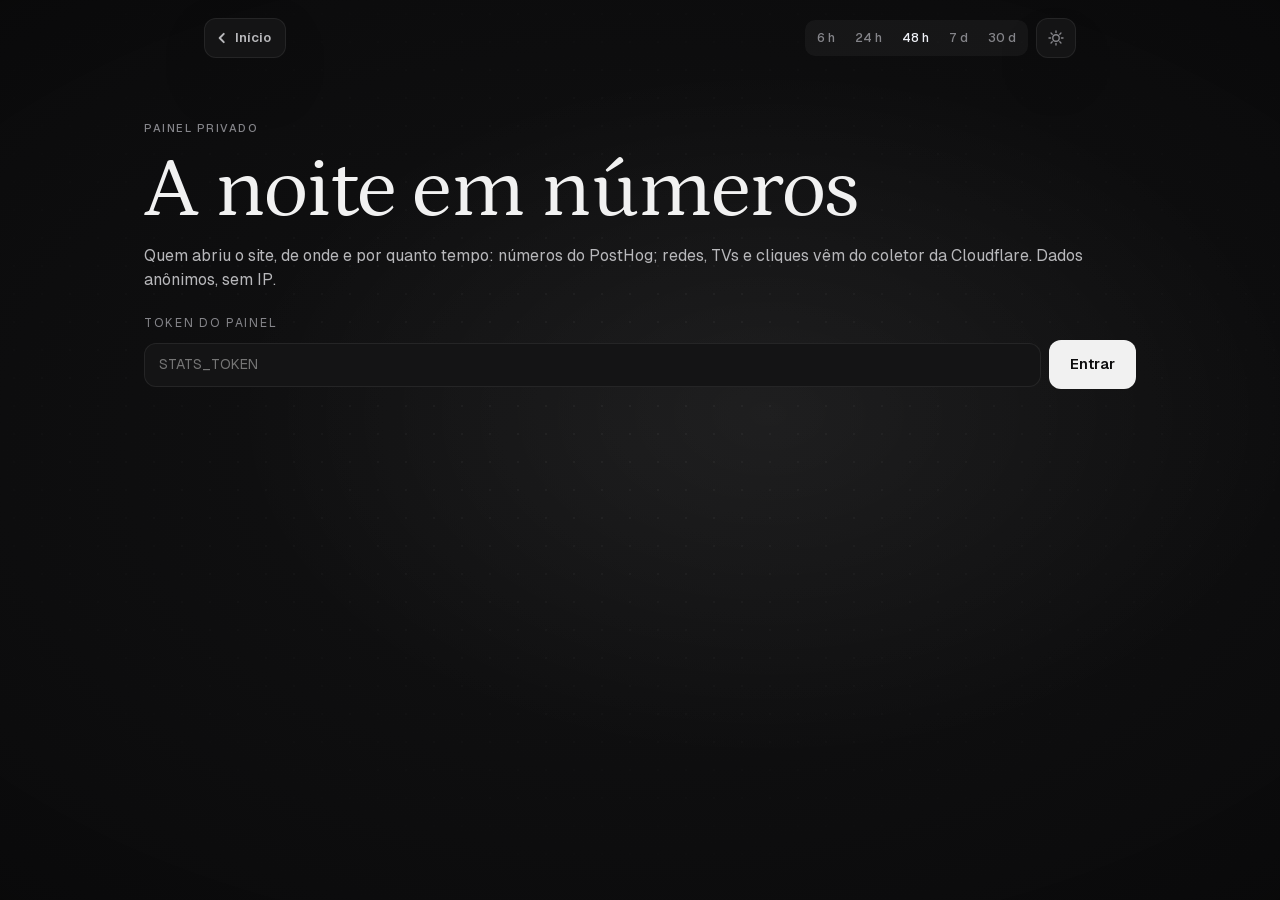
<file: site/analytics.html>
<!doctype html>
<html lang="pt-BR" data-theme="dark">
<head>
<meta charset="utf-8">
<meta name="viewport" content="width=device-width,initial-scale=1,viewport-fit=cover">
<meta name="robots" content="noindex, nofollow">
<meta name="theme-color" content="#0b0b0c">
<title>Analytics · Eleição 2026</title>
<link rel="icon" href="data:image/svg+xml,%3Csvg xmlns=%27http://www.w3.org/2000/svg%27 viewBox=%270 0 32 32%27%3E%3Crect width=%2732%27 height=%2732%27 rx=%278%27 fill=%27%2307090d%27/%3E%3Cpath d=%27M4 16h12v12H4z%27 fill=%27%23ff4a5c%27/%3E%3Cpath d=%27M16 4h12v12H16z%27 fill=%27%234d8dff%27/%3E%3C/svg%3E">
<script>try{var t=new URLSearchParams(location.search).get('theme')||localStorage.getItem('theme');if(t==='light'||t==='dark')document.documentElement.dataset.theme=t}catch(e){}</script>
<link rel="preconnect" href="https://fonts.googleapis.com"><link rel="preconnect" href="https://fonts.gstatic.com" crossorigin>
<link rel="stylesheet" href="https://fonts.googleapis.com/css2?family=Petrona:ital,wght@0,300..700;1,300..700&display=swap">
<link rel="stylesheet" href="style.css">
<link rel="stylesheet" href="pages.css">
</head>
<body class="page ready an">
<header class="pq-top an-top">
  <a class="back" href="index.html" aria-label="Voltar ao início"><svg viewBox="0 0 12 12" fill="none" stroke="currentColor" stroke-width="1.7" stroke-linecap="round" stroke-linejoin="round" aria-hidden="true"><path d="M7.5 2.5 4 6l3.5 3.5"/></svg><span>Início</span></a>
  <div class="an-tools">
    <div class="seg range" id="hours" role="group" aria-label="Período"><button data-h="6">6 h</button><button data-h="24">24 h</button><button data-h="48" class="on">48 h</button><button data-h="168">7 d</button><button data-h="720">30 d</button></div>
    <button class="theme-btn" id="themeBtn" type="button" aria-label="Alternar tema claro e escuro">
      <svg class="sun" viewBox="0 0 20 20" fill="none" stroke="currentColor" stroke-width="1.5" stroke-linecap="round" aria-hidden="true"><circle cx="10" cy="10" r="3.6"/><path d="M10 2.2v1.8M10 16v1.8M2.2 10H4M16 10h1.8M4.5 4.5l1.3 1.3M14.2 14.2l1.3 1.3M15.5 4.5l-1.3 1.3M5.8 14.2l-1.3 1.3"/></svg>
      <svg class="moon" viewBox="0 0 20 20" fill="none" stroke="currentColor" stroke-width="1.5" stroke-linejoin="round" aria-hidden="true"><path d="M16.5 11.6A6.8 6.8 0 0 1 8.4 3.5a6.8 6.8 0 1 0 8.1 8.1z"/></svg>
    </button>
  </div>
</header>

<main class="pq an-main">
  <section class="pq-hero">
    <p class="eyebrow">Painel privado</p>
    <h1 id="anTitle">A noite em números</h1>
    <p class="pq-lead" id="anSub">Quem abriu o site, de onde e por quanto tempo: números do PostHog; redes, TVs e cliques vêm do coletor da Cloudflare. Dados anônimos, sem IP.</p>
  </section>

  <form class="an-login" id="login" hidden>
    <label for="tok">Token do painel</label>
    <input id="tok" type="password" autocomplete="off" placeholder="STATS_TOKEN">
    <button class="btn primary" type="submit">Entrar</button>
    <p class="an-err" id="err" role="alert"></p>
  </form>

  <div id="dash" hidden>
    <p class="an-note" id="srcNote"></p>
    <section class="an-kpis" id="kpis"></section>

    <section class="an-block">
      <h2 id="chartTitle">Pessoas ao mesmo tempo</h2>
      <div class="an-chart" id="chart"></div>
    </section>

    <section class="an-two">
      <div class="an-block"><h2>Aparelho</h2><div id="devices"></div></div>
      <div class="an-block"><h2>TVs e origem</h2><div id="tvs"></div><div class="an-chips" id="sources"></div></div>
    </section>

    <section class="an-block"><h2 id="statesTitle">Visitas por estado</h2><div class="an-states" id="states"></div></section>

    <section class="an-two">
      <div class="an-block"><h2>Cidades que mais abriram</h2><div class="an-chips" id="cities"></div></div>
      <div class="an-block"><h2>Fora do Brasil</h2><div class="an-chips" id="countries"></div><p class="an-note" id="countriesNote"></p></div>
    </section>

    <section class="an-block"><h2>Redes de onde o site foi aberto</h2><div id="orgs"></div>
      <p class="an-note">Pelo dono da rede de internet de quem abriu (ASN), nos registros do contador. Ninguém é identificado. Não representa o total: Google, Microsoft e outras nuvens costumam incluir robôs. Operadoras e provedores ficam de fora.</p></section>

    <section class="an-two">
      <div class="an-block"><h2>Páginas</h2><div id="pages"></div></div>
      <div class="an-block"><h2>Cliques nos botões</h2><div id="clicks"></div></div>
    </section>
  </div>
</main>
<script src="analytics.js"></script>
</body>
</html>
</file>
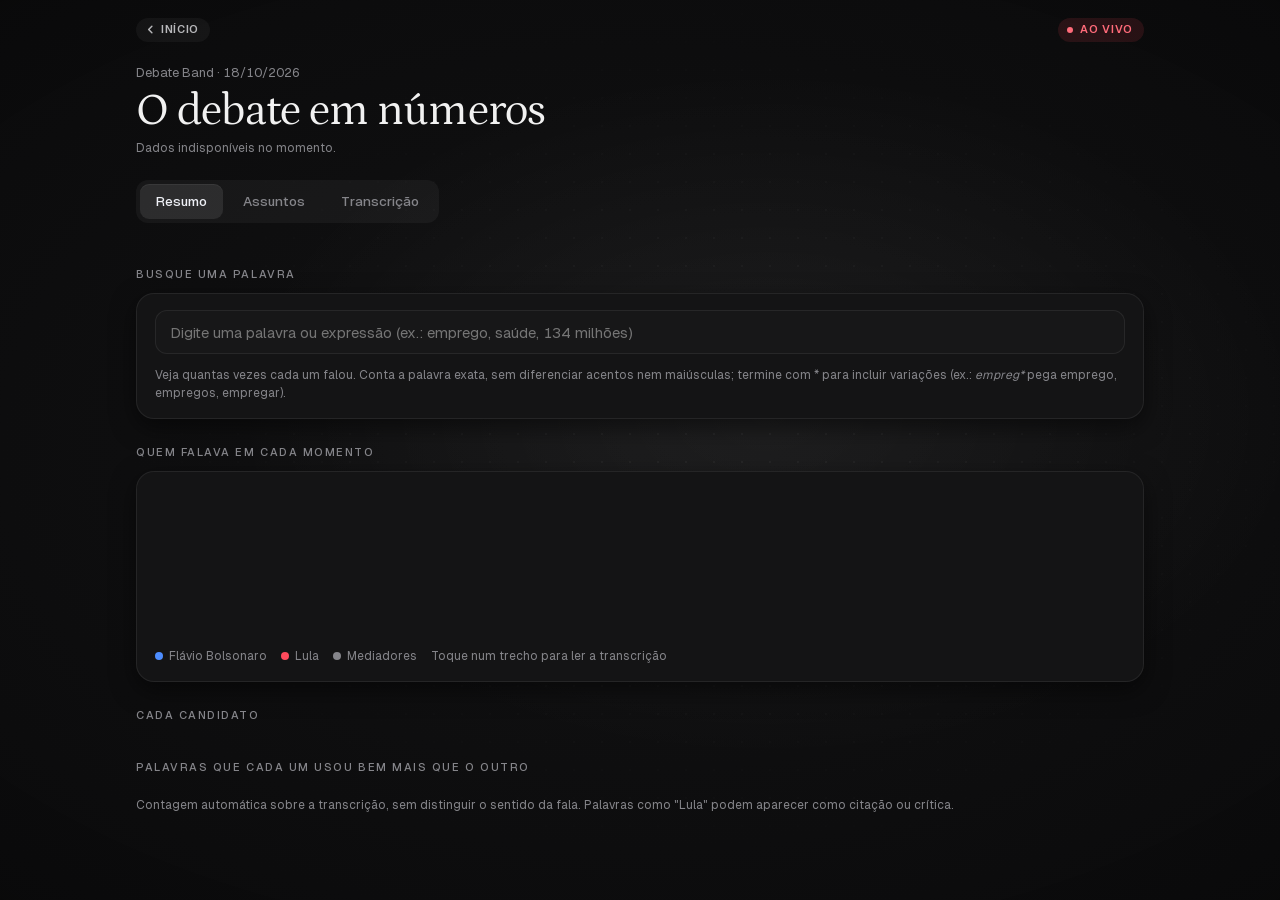
<file: site/debate.html>
<!doctype html>
<html lang="pt-BR" data-theme="dark">
<head>
<meta charset="utf-8">
<meta name="viewport" content="width=device-width,initial-scale=1,viewport-fit=cover">
<meta name="theme-color" content="#0b0b0c">
<title>Debate da Band · transcrição e números</title>
<meta name="description" content="Transcrição completa do debate, assuntos, palavras mais usadas e linha do tempo de quem falou em cada momento.">
<meta property="og:title" content="Debate da Band · transcrição e números">
<meta property="og:description" content="Transcrição completa, assuntos e palavras mais usadas por Lula e Flávio Bolsonaro.">
<meta property="og:image" content="https://apuracao-2026.brlabs.workers.dev/og.jpg?v=2">
<meta name="twitter:card" content="summary_large_image">
<script>try{var t=new URLSearchParams(location.search).get('theme')||localStorage.getItem('theme');if(t==='light'||t==='dark')document.documentElement.dataset.theme=t;}catch(e){}</script>
<link rel="preload" href="fonts/Geist-Variable.woff2" as="font" type="font/woff2" crossorigin>
<link rel="stylesheet" href="https://fonts.googleapis.com/css2?family=Petrona:ital,wght@0,300..700;1,300..700&display=swap">
<link rel="stylesheet" href="style.css">
<style>
body { overflow-y: auto; overflow-x: hidden; }
.wrap { position: relative; z-index: 2; max-width: 1040px; margin: 0 auto; padding: 18px 16px 70px; }
.top { display: flex; align-items: center; justify-content: space-between; gap: 12px; margin-bottom: 22px; }
.top .l { display: flex; gap: 8px; align-items: center; }
h1 { font-family: var(--num); font-weight: 400; font-size: calc(40px * var(--num-k)); letter-spacing: var(--title-ls); line-height: 1.02; margin: 6px 0 6px; }
.sub { color: var(--muted); font-size: 13px; }
.warn { color: var(--muted); font-size: 12px; margin-top: 4px; }

/* abas */
.tabs { display: flex; gap: 4px; margin: 22px 0 18px; padding: 4px; background: var(--surface-hi); border-radius: 12px; width: fit-content; max-width: 100%; overflow-x: auto; scrollbar-width: none; }
.tabs::-webkit-scrollbar { display: none; }
.tabs button { background: none; border: 0; padding: 8px 16px; border-radius: 9px; color: var(--muted); font-weight: 500; font-size: 13.5px; white-space: nowrap; transition: color .2s, background .2s; }
.tabs button:hover { color: var(--text-2); }
.tabs button.on { background: var(--thumb); color: var(--seg-on); box-shadow: inset 0 1px 0 var(--hl); }
.pane[hidden] { display: none !important; }

.sec-h { font-size: 11px; letter-spacing: .14em; text-transform: uppercase; color: var(--muted); font-weight: 500; margin: 26px 0 10px; }
.sec-h:first-child { margin-top: 0; }
.box { background: var(--panel-solid); border: 1px solid var(--line); border-radius: var(--r-lg); padding: 16px 18px; box-shadow: var(--shadow-sm); min-width: 0; }

/* números do debate */
.kpis { display: grid; grid-template-columns: repeat(4, 1fr); gap: 12px; }
.kpi { background: var(--panel-solid); border: 1px solid var(--line); border-radius: var(--r-lg); padding: 14px 16px; }
.kpi b { display: block; font-family: var(--num); font-weight: 400; font-size: calc(34px * var(--num-k)); line-height: 1.05; letter-spacing: var(--num-ls); font-variant-numeric: lining-nums; }
.kpi span { font-size: 12px; color: var(--muted); }
.kpi.l b { color: var(--lula); } .kpi.f b { color: var(--flavio); }

/* linha do tempo */
.tl { width: 100%; height: auto; display: block; }
.tl .lane { fill: var(--surface-hi); }
.tl rect.r { cursor: pointer; transition: opacity .15s; }
.tl rect.r:hover { opacity: .65; }
.tl text { font: 500 13px var(--font); fill: var(--muted); }
.tl-lg { display: flex; gap: 14px; flex-wrap: wrap; margin-top: 8px; font-size: 12px; color: var(--muted); }
.tl-lg i { display: inline-block; width: 8px; height: 8px; border-radius: 50%; margin-right: 6px; }

/* cartões de cada candidato */
.cards { display: grid; grid-template-columns: 1fr 1fr; gap: 12px; }
.card h2 { font-size: 16px; font-weight: 600; margin-bottom: 10px; display: flex; align-items: center; gap: 8px; }
.card h2 i { width: 10px; height: 10px; border-radius: 50%; background: var(--c); }
.stats { display: grid; grid-template-columns: repeat(3, 1fr); gap: 8px; }
.stats div { padding: 8px 10px; border-radius: var(--r-sm); background: var(--surface-hi); }
.stats b { display: block; font-size: 18px; font-weight: 500; }
.stats span { font-size: 11px; color: var(--muted); }
.terms { display: flex; flex-wrap: wrap; gap: 6px; margin-top: 10px; }
.terms span { font-size: 12px; padding: 3px 9px; border-radius: 99px; background: var(--surface-hi); color: var(--text-2); }
.terms b { color: var(--c); font-weight: 600; }
.more { font: inherit; font-size: 12px; padding: 3px 10px; border-radius: 99px; border: 1px dashed var(--line-strong); background: none; color: var(--link); cursor: pointer; }
.more:hover { color: var(--text); }
.lab { font-size: 11px; letter-spacing: .1em; text-transform: uppercase; color: var(--muted); margin: 14px 0 0; }

/* palavras características */
.dist { display: grid; grid-template-columns: 1fr 1fr; gap: 12px; }
.dist li { list-style: none; display: grid; grid-template-columns: 1fr auto; gap: 8px; padding: 6px 0; border-top: 1px solid var(--line); font-size: 13.5px; }
.dist li:first-child { border-top: 0; }
.dist small { color: var(--muted); font-size: 11.5px; }
.dist ul { padding: 0; }
.note { color: var(--muted); font-size: 12px; margin-top: 10px; line-height: 1.5; }

/* assuntos */
.th { display: grid; grid-template-columns: 1fr 150px 1fr; gap: 12px; align-items: center; padding: 11px 0; border-top: 1px solid var(--line); }
.th:first-child { border-top: 0; }
.th .nm { text-align: center; font-size: 13.5px; font-weight: 500; }
.th .sd { display: flex; align-items: center; gap: 8px; min-width: 0; }
.th .sd.l { flex-direction: row-reverse; }
.th .bar { flex: 1; height: 10px; border-radius: 99px; background: var(--surface-hi); overflow: hidden; display: flex; }
.th .sd.l .bar { justify-content: flex-end; }
.th .bar b { display: block; height: 100%; border-radius: 99px; background: var(--c); transition: width .8s var(--ease); }
.th .n { font-size: 13px; font-weight: 600; min-width: 28px; color: var(--c); }
.th .sd.l .n { text-align: right; }
.thw { border-top: 1px solid var(--line); }
.thw:first-child { border-top: 0; }
.thw .th { border-top: 0; padding-bottom: 6px; }
.th .nm { display: flex; align-items: center; justify-content: center; gap: 6px; flex-wrap: wrap; }
.tgi { font: inherit; font-size: 11px; line-height: 1; padding: 3px 7px; border-radius: 6px; border: 0; background: var(--surface-hi); color: var(--muted); cursor: pointer; white-space: nowrap; }
.tgi:hover { color: var(--text); background: var(--surface-hi-2); }
.wd { padding: 6px 4px 14px; }
.wd .wl { display: flex; flex-wrap: wrap; gap: 6px; margin-top: 8px; }
.wd .wl span { font-size: 12.5px; padding: 3px 9px; border-radius: 99px; background: var(--surface-hi); color: var(--text-2); }
.wd .wl b.l { color: var(--lula); font-weight: 600; } .wd .wl b.f { color: var(--flavio); font-weight: 600; } .wd .wl b.m { color: var(--muted); font-weight: 600; }
.wd .wl span.off { opacity: .55; }
.wd h4 { font-size: 11px; letter-spacing: .1em; text-transform: uppercase; color: var(--muted); font-weight: 500; margin: 12px 0 0; }
.wd h4:first-child { margin-top: 0; }
.wd p { font-size: 12px; color: var(--muted); line-height: 1.5; margin-top: 8px; }
.th-h { display: grid; grid-template-columns: 1fr 150px 1fr; gap: 12px; font-size: 12px; font-weight: 600; margin-bottom: 4px; }
.th-h span:first-child { text-align: right; color: var(--lula); } .th-h span:last-child { color: var(--flavio); }

/* transcrição */
.tools { display: flex; gap: 10px; flex-wrap: wrap; align-items: center; margin-bottom: 12px; }
.tools input { flex: 1; min-width: 200px; height: 42px; padding: 0 14px; color: var(--text); font: inherit; font-size: 14px; background: var(--input); border: 1px solid var(--line); border-radius: var(--r-md); outline: none; }
.tools input:focus { border-color: var(--line-strong); box-shadow: 0 0 0 3px var(--surface-hi-2); }
.chips { display: flex; gap: 6px; flex-wrap: wrap; }
.chips button { font: inherit; font-size: 12.5px; padding: 7px 12px; border-radius: 99px; border: 1px solid var(--line); background: var(--surface-hi); color: var(--muted); cursor: pointer; }
.chips button.on { color: var(--seg-on); background: var(--thumb); border-color: var(--line-strong); }
.count { font-size: 12.5px; color: var(--muted); margin: 0 0 8px; }
.log { background: var(--panel-solid); border: 1px solid var(--line); border-radius: var(--r-lg); }
.ln { display: grid; grid-template-columns: 54px 104px 1fr auto; gap: 10px; padding: 9px 14px; font-size: 14.5px; line-height: 1.45; border-top: 1px solid var(--line); scroll-margin-top: 80px; }
.ln:first-child { border-top: 0; }
.ln time { color: var(--muted); font-size: 12px; font-variant-numeric: tabular-nums; padding-top: 2px; }
.ln b { font-size: 12px; font-weight: 600; padding-top: 2px; color: var(--c); }
.ln mark { background: color-mix(in srgb, var(--c) 28%, transparent); color: inherit; border-radius: 3px; padding: 0 1px; }
.ln.hit { background: var(--surface-hi-2); }
.ln .acts { display: flex; gap: 2px; opacity: 0; transition: opacity .15s; }
.ln:hover .acts, .ln:focus-within .acts { opacity: 1; }
.ln .acts button, .ln .acts a { background: none; border: 0; color: var(--muted); padding: 2px 6px; border-radius: 6px; font-size: 12px; cursor: pointer; text-decoration: none; }
.ln .acts button:hover, .ln .acts a:hover { color: var(--text); background: var(--surface-hi-2); }
.empty { color: var(--muted); padding: 24px 14px; }
.btn-more { display: block; margin: 14px auto 0; }

/* checagem */
.ckbar { display: flex; flex-direction: column; gap: 8px; margin-bottom: 14px; }
.ckrow { display: flex; align-items: center; gap: 8px; flex-wrap: wrap; }
.ckrow > span { font-size: 11px; letter-spacing: .1em; text-transform: uppercase; color: var(--muted); min-width: 78px; }
.ckrow .chips button { padding: 6px 11px; }
.ckbar { flex-direction: row; flex-wrap: wrap; gap: 10px; }
.sel { display: flex; flex-direction: column; gap: 4px; flex: 1; min-width: 150px; }
.sel span { font-size: 11px; letter-spacing: .1em; text-transform: uppercase; color: var(--muted); }
.sel select { font: inherit; font-size: 14px; height: 40px; padding: 0 12px; color: var(--text); background: var(--input); border: 1px solid var(--line); border-radius: var(--r-md); outline: none; cursor: pointer; }
.sel select:focus { border-color: var(--line-strong); }
/* buscador de palavra */
.ws { display: flex; gap: 10px; flex-wrap: wrap; }
.ws input { flex: 1; min-width: 200px; height: 44px; padding: 0 14px; color: var(--text); font: inherit; font-size: 15px; background: var(--input); border: 1px solid var(--line); border-radius: var(--r-md); outline: none; }
.ws input:focus { border-color: var(--line-strong); box-shadow: 0 0 0 3px var(--surface-hi-2); }
.wr { margin-top: 12px; display: grid; gap: 8px; }
.wr .row { display: grid; grid-template-columns: 96px 1fr 64px; gap: 10px; align-items: center; font-size: 13.5px; }
.wr .row b { font-weight: 600; color: var(--c); }
.wr .bar { height: 10px; border-radius: 99px; background: var(--surface-hi); overflow: hidden; }
.wr .bar i { display: block; height: 100%; background: var(--c); border-radius: 99px; transition: width .25s; }
.wr .row em { font-style: normal; text-align: right; font-variant-numeric: tabular-nums; font-weight: 600; }
.wr .go { margin-top: 4px; justify-self: start; }
.method { margin-bottom: 14px; }
.method summary { cursor: pointer; font-weight: 600; font-size: 14px; }
.method p, .method li { font-size: 13px; color: var(--text-2); line-height: 1.55; margin-top: 8px; }
.method ul { padding-left: 18px; }
.tags { display: flex; gap: 6px; flex-wrap: wrap; margin-bottom: 8px; align-items: center; }
.tag { font-size: 11px; padding: 2px 8px; border-radius: 99px; background: var(--surface-hi); color: var(--muted); }
.ck { display: grid; gap: 12px; }
.ck .it { background: var(--panel-solid); border: 1px solid var(--line); border-radius: var(--r-lg); padding: 14px 16px; }
.ck .q { font-family: var(--num); font-size: calc(19px * var(--num-k)); line-height: 1.3; }
.ck .who { font-size: 12px; color: var(--muted); margin: 4px 0 10px; }
.ck .who a { color: var(--link); }
.vd { display: inline-block; font-size: 11px; font-weight: 700; letter-spacing: .08em; text-transform: uppercase; padding: 3px 9px; border-radius: 99px; margin-bottom: 8px; background: var(--surface-hi-2); color: var(--text-2); }
.vd.ok { background: rgba(95, 224, 160, .14); color: #5fe0a0; } .vd.ap { background: rgba(255, 198, 92, .14); color: #ffc65c; }
.vd.im { background: rgba(255, 150, 80, .15); color: #ff9650; } .vd.ct { background: rgba(255, 198, 92, .14); color: #ffc65c; }
.vd.fa { background: rgba(255, 106, 106, .15); color: #ff6a6a; } .vd.nc { background: var(--surface-hi-2); color: var(--text-2); }
:root[data-theme="light"] .vd.ok { background: #e6f4ea; color: #137333; } :root[data-theme="light"] .vd.ap { background: #fef0cd; color: #b06000; }
:root[data-theme="light"] .vd.im { background: #ffe9d6; color: #b34a00; } :root[data-theme="light"] .vd.ct { background: #fef0cd; color: #b06000; }
:root[data-theme="light"] .vd.fa { background: #fce8e6; color: #c5221f; }
.ck p { font-size: 14px; color: var(--text-2); line-height: 1.5; }
.src { margin-top: 8px; font-size: 12.5px; } .src a { color: var(--link); margin-right: 12px; }

@media (max-width: 760px) {
  h1 { font-size: calc(32px * var(--num-k)); }
  .kpis { grid-template-columns: 1fr 1fr; }
  .cards, .dist { grid-template-columns: 1fr; }
  .th, .th-h { grid-template-columns: 1fr 1fr; }
  .th .nm { grid-column: 1 / -1; order: -1; text-align: left; }
  .th-h span:nth-child(2) { display: none; }
  .ln { grid-template-columns: 46px 1fr auto; }
  .ln b { grid-column: 2; padding: 0; } .ln span.tx { grid-column: 2 / -1; }
  .ln .acts { opacity: 1; grid-row: 1; grid-column: 3; }
}
</style>
</head>
<body>
<div class="wrap">
  <div class="top">
    <div class="l">
      <a class="pill homelink" href="index.html"><svg viewBox="0 0 12 12" fill="none" stroke="currentColor" stroke-width="1.6" stroke-linecap="round" stroke-linejoin="round" aria-hidden="true"><path d="M7.5 2.5 4 6l3.5 3.5"/></svg><span>Início</span></a>
    </div>
    <div class="pill" id="pill" data-s="live"><i></i><span>Ao vivo</span></div>
  </div>
  <div class="sub">Debate Band · 18/10/2026</div>
  <h1>O debate em números</h1>
  <div class="warn" id="upd">Transcrição automática, pode conter erros.</div>

  <div class="tabs" id="tabs" role="tablist">
    <button class="on" data-tab="resumo" role="tab">Resumo</button>
    <button data-tab="temas" role="tab">Assuntos</button>
    <button data-tab="transcricao" role="tab">Transcrição</button>
    <button data-tab="checagem" role="tab" id="tabCk" hidden>Checagem</button>
  </div>

  <section class="pane" id="p-resumo">
    <div class="kpis" id="kpis"></div>
    <div class="sec-h">Busque uma palavra</div>
    <div class="box"><div class="ws"><input id="wq" type="search" placeholder="Digite uma palavra ou expressão (ex.: emprego, saúde, 134 milhões)" autocomplete="off" aria-label="Buscar palavra"></div>
      <div class="wr" id="wr"><span class="note" style="margin:0">Veja quantas vezes cada um falou. Conta a palavra exata, sem diferenciar acentos nem maiúsculas; termine com * para incluir variações (ex.: <i>empreg*</i> pega emprego, empregos, empregar).</span></div></div>
    <div class="sec-h">Quem falava em cada momento</div>
    <div class="box"><svg class="tl" id="tl" viewBox="0 0 1000 156" role="img" aria-label="Linha do tempo de quem falou"></svg>
      <div class="tl-lg"><span><i style="background:var(--flavio)"></i>Flávio Bolsonaro</span><span><i style="background:var(--lula)"></i>Lula</span><span><i style="background:var(--muted)"></i>Mediadores</span><span>Toque num trecho para ler a transcrição</span></div></div>
    <div class="sec-h">Cada candidato</div>
    <div class="cards" id="cards"></div>
    <div class="sec-h">Palavras que cada um usou bem mais que o outro</div>
    <div class="dist" id="dist"></div>
    <div class="note">Contagem automática sobre a transcrição, sem distinguir o sentido da fala. Palavras como "Lula" podem aparecer como citação ou crítica.</div>
  </section>

  <section class="pane" id="p-temas" hidden>
    <div class="sec-h">Quanto cada um falou de cada assunto</div>
    <div class="box"><div class="th-h"><span>Lula</span><span></span><span>Flávio Bolsonaro</span></div><div id="themes"></div></div>
    <div class="note">Cada número é a quantidade de vezes que palavras ligadas ao assunto foram ditas (por exemplo, "emprego", "juros" e "PIB" contam para Economia). É um indicador de ênfase, não de qualidade nem de posição.</div>
  </section>

  <section class="pane" id="p-transcricao" hidden>
    <div class="tools">
      <input id="q" type="search" placeholder="Buscar na transcrição… (ex.: saúde, 134 milhões, armas)" autocomplete="off" aria-label="Buscar na transcrição">
      <div class="chips" id="who">
        <button class="on" data-w="">Todos</button><button data-w="Lula">Lula</button><button data-w="Flavio Bolsonaro">Flávio</button><button data-w="Mediador">Mediadores</button>
      </div>
    </div>
    <div class="count" id="count"></div>
    <div class="log" id="log"></div>
    <button class="btn btn-more" id="moreLines" type="button" hidden>Mostrar mais</button>
  </section>

  <section class="pane" id="p-checagem" hidden>
    <div class="sec-h">Afirmações verificadas</div>
    <details class="box method" id="method"><summary>Como checamos</summary><div id="methodBody"></div></details>
    <div class="ckbar">
      <label class="sel"><span>Ordem</span><select id="ckSort"><option value="cron">Ordem do debate</option><option value="rec">Mais recentes primeiro</option><option value="ver">Veredito</option><option value="ass">Assunto</option></select></label>
      <label class="sel"><span>Candidato</span><select id="ckWho"><option value="">Todos</option><option value="Lula">Lula</option><option value="Flavio Bolsonaro">Flávio Bolsonaro</option></select></label>
      <label class="sel"><span>Veredito</span><select id="ckVer"></select></label>
    </div>
    <div class="count" id="ckCount"></div>
    <div class="ck" id="ck"></div>
    <div class="note" id="ckNote"></div>
  </section>
</div>
<script src="config.js"></script>
<script>
(() => {
const BASE = window.TRACKER_LIVE_BASE || 'data/';
const NAME = { 'Flavio Bolsonaro': 'Flávio Bolsonaro', Lula: 'Lula', Mediador: 'Mediadores' };
const COLOR = { 'Flavio Bolsonaro': 'var(--flavio)', Lula: 'var(--lula)', Mediador: 'var(--muted)' };
const nm = (w) => NAME[w] || w;
const col = (w) => COLOR[w] || 'var(--muted)';
const esc = (s) => String(s).replace(/[&<>"]/g, (c) => ({ '&': '&amp;', '<': '&lt;', '>': '&gt;', '"': '&quot;' })[c]);
const fmt = (n) => Math.round(n).toLocaleString('pt-BR');
const mmss = (t) => { const h = Math.floor(t / 3600), m = Math.floor((t % 3600) / 60), s = t % 60; return (h ? h + ':' : '') + String(m).padStart(2, '0') + ':' + String(s).padStart(2, '0'); };
const $ = (s) => document.querySelector(s);
const norm = (s) => s.normalize('NFD').replace(/[̀-ͯ]/g, '').toLowerCase();
let D = null, expanded = new Set(), filter = { w: '', q: '' }, shown = 80, ck = null;

/* ---------- abas ---------- */
function tab(name, push = true) {
  document.querySelectorAll('#tabs button').forEach((b) => b.classList.toggle('on', b.dataset.tab === name));
  document.querySelectorAll('.pane').forEach((p) => { p.hidden = p.id !== 'p-' + name; });
  if (push) { try { history.replaceState(null, '', location.pathname + (name === 'resumo' ? '' : '#' + name)); } catch (e) { /* sem history */ } }
}
$('#tabs').addEventListener('click', (e) => { const b = e.target.closest('button[data-tab]'); if (b) tab(b.dataset.tab); });

/* ---------- resumo ---------- */
function drawResumo() {
  const P = D.people, F = P['Flavio Bolsonaro'] || {}, L = P.Lula || {};
  $('#kpis').innerHTML = [
    [mmss(D.duration).replace(/^(\d+):(\d+):(\d+)$/, '$1 h $2 min'), 'de transmissão (com intervalo)', ''],
    [fmt(L.words || 0), 'palavras de Lula', 'l'],
    [fmt(F.words || 0), 'palavras de Flávio', 'f'],
    [fmt(D.total_lines), 'trechos transcritos', ''],
  ].map(([n, l, c]) => `<div class="kpi ${c}"><b>${n}</b><span>${l}</span></div>`).join('');

  // linha do tempo: uma faixa por quem fala
  const W = 1000, lane = { 1: 14, 2: 54, 0: 94 }, H = 26, dur = Math.max(D.duration, 1);
  let svg = '';
  for (const y of Object.values(lane)) svg += `<rect class="lane" x="0" y="${y}" width="${W}" height="${H}" rx="6"/>`;
  const clr = { 1: 'var(--flavio)', 2: 'var(--lula)', 0: 'var(--muted)' };
  for (const [a, b, k] of D.runs) {
    const x = (a / dur) * W, w = Math.max(((b - a) / dur) * W, 1.5);
    svg += `<rect class="r" data-t="${Math.round(a)}" x="${x.toFixed(1)}" y="${lane[k]}" width="${w.toFixed(1)}" height="${H}" rx="3" fill="${clr[k]}"><title>${mmss(Math.round(a))} · ${nm(Object.keys(D.spk).find((n) => D.spk[n] === k))}</title></rect>`;
  }
  for (let m = 0; m * 60 <= dur; m += 15) svg += `<text x="${(m * 60 / dur) * W}" y="148" text-anchor="${m ? 'middle' : 'start'}">${m ? m + ' min' : '0'}</text>`;
  $('#tl').innerHTML = svg;

  const cands = Object.entries(P).filter(([n]) => n !== 'Mediador').sort((a) => (a[0] === 'Lula' ? -1 : 1));
  $('#cards').innerHTML = cands.map(([n, p]) => {
    const all = Object.entries(p.terms).sort((a, b) => b[1] - a[1]).slice(0, 30), open = expanded.has(n);
    const terms = all.slice(0, open ? 30 : 10).map(([t, c]) => `<span>${esc(t)} <b>${c}</b></span>`).join('') + (all.length > 10 ? `<button class="more" data-n="${esc(n)}" type="button">${open ? 'Ver menos' : 'Ver mais'}</button>` : '');
    return `<div class="box card" style="--c:${col(n)}"><h2><i></i>${esc(nm(n))}</h2>
      <div class="stats"><div><b>${fmt(p.words)}</b><span>palavras</span></div><div><b>${p.questions || 0}</b><span>perguntas</span></div><div><b>${p.interrupts || 0}</b><span>cortes (estimativa)</span></div></div>
      <div class="lab">Palavras mais usadas</div><div class="terms">${terms}</div></div>`;
  }).join('');

  $('#dist').innerHTML = cands.map(([n]) => {
    const list = (D.distinct[n] || []).slice(0, 10);
    return `<div class="box" style="--c:${col(n)}"><h2 style="font-size:15px;margin-bottom:6px;display:flex;gap:8px;align-items:center"><i style="width:10px;height:10px;border-radius:50%;background:var(--c)"></i>${esc(nm(n))}</h2><ul>${list.map(([w, a, b]) => `<li><span>${esc(w)}</span><small>${a}× · o outro: ${b}×</small></li>`).join('')}</ul></div>`;
  }).join('');
}
$('#cards').addEventListener('click', (e) => { const b = e.target.closest('button.more'); if (!b) return; expanded.has(b.dataset.n) ? expanded.delete(b.dataset.n) : expanded.add(b.dataset.n); drawResumo(); });
$('#tl').addEventListener('click', (e) => { const r = e.target.closest('rect.r'); if (r) goTo(+r.dataset.t); });

/* ---------- assuntos ---------- */
const openTh = new Set();
function drawThemes() {
  const P = D.people, F = (P['Flavio Bolsonaro'] || {}).themes || {}, L = (P.Lula || {}).themes || {}, TW = D.theme_words || {};
  const names = [...new Set([...Object.keys(F), ...Object.keys(L)])].sort((a, b) => ((L[b] || 0) + (F[b] || 0)) - ((L[a] || 0) + (F[a] || 0)));
  const max = Math.max(1, ...names.flatMap((n) => [L[n] || 0, F[n] || 0]));
  $('#themes').innerHTML = names.map((n) => {
    const info = TW[n], open = openTh.has(n);
    let det = '';
    if (info && open) {
      det = `<div class="wd"><h4>Palavras ditas neste assunto <span style="text-transform:none;letter-spacing:0">(Lula · Flávio · mediadores)</span></h4>
        <div class="wl">${info.found.map(([w, l, f, m]) => `<span>${esc(w)} <b class="l">${l}</b> · <b class="f">${f}</b> · <b class="m">${m}</b></span>`).join('') || '<span>nenhuma</span>'}</div>
        ${info.unused.length ? `<h4>Também contam, mas ninguém disse</h4><div class="wl">${info.unused.map((w) => `<span class="off">${esc(w)}</span>`).join('')}</div>` : ''}
        <p>Regra: "…" significa início de palavra (por exemplo, "empreg…" conta emprego, empregos, empregada). Radicais curtos, como "sus" ou "pib", só contam como palavra inteira. Os números ao lado de "Lula" e "Flávio" são exatamente os somados na barra acima; as falas dos mediadores não entram na barra.</p></div>`;
    }
    return `<div class="thw"><div class="th">
      <div class="sd l" style="--c:var(--lula)"><span class="n">${L[n] || 0}</span><div class="bar"><b style="width:${((L[n] || 0) / max) * 100}%"></b></div></div>
      <div class="nm"><span>${esc(n)}</span>${info ? `<button class="tgi" data-th="${esc(n)}" type="button" aria-expanded="${open}" title="Ver as palavras que contam para este assunto">${open ? 'palavras ▴' : 'palavras ▾'}</button>` : ''}</div>
      <div class="sd" style="--c:var(--flavio)"><div class="bar"><b style="width:${((F[n] || 0) / max) * 100}%"></b></div><span class="n">${F[n] || 0}</span></div></div>
      ${det}</div>`;
  }).join('');
}
$('#themes').addEventListener('click', (e) => { const b = e.target.closest('button[data-th]'); if (!b) return; openTh.has(b.dataset.th) ? openTh.delete(b.dataset.th) : openTh.add(b.dataset.th); drawThemes(); });

/* ---------- transcrição ---------- */
function matches() {
  const q = norm(filter.q.trim());
  return D.lines.filter((l) => (!filter.w || l.who === filter.w) && (!q || norm(l.text).includes(q)));
}
function hl(text, q) {
  if (!q) return esc(text);
  const n = norm(text), k = norm(q); let out = '', i = 0, j;
  if (n.length !== text.length) return esc(text);          // acentos decompostos mudam o tamanho: não destaca
  while ((j = n.indexOf(k, i)) >= 0) { out += esc(text.slice(i, j)) + '<mark>' + esc(text.slice(j, j + k.length)) + '</mark>'; i = j + k.length; }
  return out + esc(text.slice(i));
}
function drawLog(upTo) {
  const list = matches(), q = filter.q.trim();
  if (upTo) shown = Math.max(shown, upTo + 30);
  $('#count').textContent = `${fmt(list.length)} ${list.length === 1 ? 'trecho' : 'trechos'}${q || filter.w ? ' encontrados' : ''}`;
  $('#log').innerHTML = list.slice(0, shown).map((l) => {
    const url = `${location.origin}${location.pathname}#t=${l.t}`, who = nm(l.who);
    const tweet = `https://twitter.com/intent/tweet?text=${encodeURIComponent(`“${l.text}” — ${who}, debate da Band`)}&url=${encodeURIComponent(url)}`;
    return `<div class="ln" id="t${l.t}" data-t="${l.t}" style="--c:${col(l.who)}"><time>${mmss(l.t)}</time><b>${esc(who)}</b><span class="tx">${hl(l.text, q)}</span>
      <span class="acts"><button type="button" data-copy="${esc(url)}" title="Copiar link desta fala">Link</button><a href="${tweet}" target="_blank" rel="noopener" title="Postar no X">X</a></span></div>`;
  }).join('') || '<div class="empty">Nada encontrado.</div>';
  $('#moreLines').hidden = list.length <= shown;
}
$('#q').addEventListener('input', (e) => { filter.q = e.target.value; shown = 80; drawLog(); });
$('#who').addEventListener('click', (e) => { const b = e.target.closest('button'); if (!b) return; filter.w = b.dataset.w; shown = 80; document.querySelectorAll('#who button').forEach((x) => x.classList.toggle('on', x === b)); drawLog(); });
$('#moreLines').addEventListener('click', () => { shown += 120; drawLog(); });
$('#log').addEventListener('click', async (e) => {
  const b = e.target.closest('button[data-copy]'); if (!b) return;
  try { await navigator.clipboard.writeText(b.dataset.copy); b.textContent = 'Copiado'; } catch (err) { b.textContent = 'Erro'; }
  setTimeout(() => (b.textContent = 'Link'), 1500);
});
function goTo(t) {
  tab('transcricao', false);
  filter = { w: '', q: '' }; $('#q').value = ''; document.querySelectorAll('#who button').forEach((x, i) => x.classList.toggle('on', i === 0));
  const idx = D.lines.findIndex((l) => l.t >= t);
  shown = 80; drawLog(idx >= 0 ? idx : 0);
  const line = D.lines[Math.max(idx, 0)];
  const el = document.getElementById('t' + line.t);
  if (el) { el.scrollIntoView({ block: 'center' }); el.classList.add('hit'); setTimeout(() => el.classList.remove('hit'), 3500); }
  try { history.replaceState(null, '', location.pathname + '#t=' + line.t); } catch (e) { /* sem history */ }
}

/* ---------- buscador de palavra ---------- */
function wordCount(raw) {
  const q = norm(raw).trim().replace(/\s+/g, ' ');
  if (!q) return null;
  const pre = q.endsWith('*'), body = q.replace(/\*+$/, '').trim();
  if (body.length < 2) return null;
  const re = new RegExp('(?<![a-z0-9])' + body.replace(/[.*+?^${}()|[\]\\]/g, '\\$&') + (pre ? '' : '(?![a-z0-9])'), 'g');
  const c = { Lula: 0, 'Flavio Bolsonaro': 0, Mediador: 0 };
  D.lines.forEach((l) => { const n = (norm(l.text).match(re) || []).length; if (n) c[l.who] = (c[l.who] || 0) + n; });
  return { c, shown: raw.trim() };
}
function drawWord() {
  const r = wordCount($('#wq').value);
  if (!r) return;
  const total = Object.values(r.c).reduce((a, b) => a + b, 0), max = Math.max(1, ...Object.values(r.c));
  $('#wr').innerHTML = ['Lula', 'Flavio Bolsonaro', 'Mediador'].map((w) => `<div class="row" style="--c:${col(w)}"><b>${esc(nm(w))}</b><div class="bar"><i style="width:${(r.c[w] / max) * 100}%"></i></div><em>${fmt(r.c[w])}</em></div>`).join('')
    + (total ? `<button class="btn go" type="button" id="wgo">Ver as ${fmt(total)} ${total === 1 ? 'ocorrência' : 'ocorrências'} na transcrição</button>` : '<span class="note" style="margin:0">Ninguém disse essa palavra.</span>');
}
$('#wq').addEventListener('input', drawWord);
$('#wr').addEventListener('click', (e) => {
  if (!e.target.closest('#wgo')) return;
  tab('transcricao'); filter = { w: '', q: $('#wq').value.replace(/\*+$/, '') }; $('#q').value = filter.q;
  document.querySelectorAll('#who button').forEach((x, i) => x.classList.toggle('on', i === 0)); shown = 80; drawLog(); window.scrollTo({ top: 0 });
});

/* ---------- checagem (só aparece se existir checagem.json) ---------- */
const VD = { ok: ['Confere', 'ok'], ap: ['Aproximado', 'ap'], ct: ['Falta contexto', 'ct'], im: ['Exagerado ou impreciso', 'im'], fa: ['Falso', 'fa'], nc: ['Sem confirmação', 'nc'] };
const VORDER = ['ok', 'ap', 'ct', 'im', 'fa', 'nc'];
const ckf = { s: 'cron', w: '', v: '' };
function ckList() {
  let l = ck.items.filter((it) => (!ckf.w || it.who === ckf.w) && (!ckf.v || it.verdict === ckf.v));
  const by = { cron: (a, b) => a.t - b.t, rec: (a, b) => b.t - a.t, ver: (a, b) => VORDER.indexOf(a.verdict) - VORDER.indexOf(b.verdict) || a.t - b.t, ass: (a, b) => (a.topic || '').localeCompare(b.topic || '', 'pt-BR') || a.t - b.t };
  return l.sort(by[ckf.s]);
}
function drawCheck() {
  if (!ck || !ck.items?.length) return;
  $('#tabCk').hidden = false;
  $('#methodBody').innerHTML = ck.method || '';
  const counts = {}; ck.items.forEach((it) => { counts[it.verdict] = (counts[it.verdict] || 0) + 1; });
  $('#ckVer').innerHTML = `<option value="">Todos</option>` + VORDER.filter((v) => counts[v]).map((v) => `<option value="${v}"${ckf.v === v ? ' selected' : ''}>${VD[v][0]} (${counts[v]})</option>`).join('');
  const list = ckList();
  $('#ckCount').textContent = `${list.length} ${list.length === 1 ? 'afirmação' : 'afirmações'}`;
  $('#ck').innerHTML = list.map((it) => {
    const [label, cls] = VD[it.verdict] || VD.nc;
    return `<div class="it" id="ck-${it.id || it.t}"><div class="tags"><span class="vd ${cls}" style="margin:0">${label}</span>${it.topic ? `<span class="tag">${esc(it.topic)}</span>` : ''}${it.confidence ? `<span class="tag">Confiança ${esc(it.confidence)}</span>` : ''}</div>
      <div class="q">“${esc(it.quote)}”</div><div class="who">${esc(nm(it.who))} · <a href="#t=${it.t}" data-go="${it.t}">${mmss(it.t)} na transcrição</a></div>
      <p>${esc(it.text)}</p>${it.data ? `<p style="margin-top:6px"><b>Dado:</b> ${esc(it.data)}</p>` : ''}
      <div class="src">${(it.sources || []).map((s) => `<a href="${esc(s.url)}" target="_blank" rel="noopener">${esc(s.label)}</a>`).join('')}</div>
      ${(it.cross || []).length ? `<div class="src" style="color:var(--muted)">Também checado por: ${it.cross.map((s) => `<a href="${esc(s.url)}" target="_blank" rel="noopener">${esc(s.label)}</a>`).join('')}</div>` : ''}</div>`;
  }).join('') || '<div class="empty">Nenhuma afirmação com esses filtros.</div>';
  $('#ckNote').textContent = ck.note || '';
}
$('#ckSort').addEventListener('change', (e) => { ckf.s = e.target.value; drawCheck(); });
$('#ckWho').addEventListener('change', (e) => { ckf.w = e.target.value; drawCheck(); });
$('#ckVer').addEventListener('change', (e) => { ckf.v = e.target.value; drawCheck(); });
$('#ck').addEventListener('click', (e) => { const a = e.target.closest('a[data-go]'); if (a) { e.preventDefault(); goTo(+a.dataset.go); } });

/* ---------- dados ---------- */
async function load() {
  try {
    const r = await fetch(`${BASE}debate.json?t=${Math.floor(Date.now() / 15000)}`, { cache: 'no-store' });
    D = await r.json();
  } catch (e) { $('#upd').textContent = 'Dados indisponíveis no momento.'; return; }
  const pill = $('#pill'); pill.dataset.s = D.final ? 'done' : 'live'; pill.querySelector('span').textContent = D.final ? 'Encerrado' : 'Ao vivo';
  $('#upd').textContent = `Transcrição automática, pode conter erros · atualizado ${new Date(D.updated * 1000).toLocaleTimeString('pt-BR', { timeZone: 'America/Sao_Paulo' })} (Brasília)`;
  drawResumo(); drawThemes(); drawLog();
  try { const r = await fetch(`${BASE}checagem.json`, { cache: 'no-store' }); if (r.ok) { ck = await r.json(); drawCheck(); } } catch (e) { /* sem checagem publicada */ }
  const h = location.hash;
  if (h.startsWith('#t=')) goTo(+h.slice(3));
  else if (['#temas', '#transcricao', '#checagem'].includes(h) && !(h === '#checagem' && $('#tabCk').hidden)) tab(h.slice(1), false);
}
load();
})();
</script>
</body>
</html>
</file>
<file: site/style.css>
/* =====================================================================
   Tracker 2º turno 2026 — estilos
   Tokens → base → painéis → placar → ranking → estados → controles →
   busca/cards → tooltip → compartilhar → animações → celular
   ===================================================================== */

@font-face { font-family: "Geist"; src: url("fonts/Geist-Variable.woff2") format("woff2"); font-weight: 100 900; font-display: swap; }
@font-face { font-family: "Geist Mono"; src: url("fonts/GeistMono-Variable.woff2") format("woff2"); font-weight: 100 900; font-display: swap; }

:root {
  /* cor */
  --bg: #0b0b0c;
  --surface: rgba(20, 20, 21, .9);
  --surface-hi: rgba(255, 255, 255, .045);
  --surface-hi-2: rgba(255, 255, 255, .09);
  --line: rgba(255, 255, 255, .07);
  --line-strong: rgba(255, 255, 255, .15);
  --accent: #eef0f6; --accent-soft: rgba(255, 255, 255, .09); --accent-ink: #eef0f6;
  --thumb: rgba(255, 255, 255, .09); --seg-on: #eef0f6; --link: #b3b9c8; --ic-bg: rgba(255, 255, 255, .09); --ic-ink: #b3b9c8; --prog: #eef0f6; --prog-bg: rgba(255, 255, 255, .09);
  --hi-3: rgba(255, 255, 255, .14); --hi-4: rgba(255, 255, 255, .4); --hi-5: rgba(255, 255, 255, .22);
  --bg-glow: rgba(255, 255, 255, .06); --bg-a: #121213; --bg-b: #09090a;
  --dot: rgba(255, 255, 255, .09); --vig: rgba(0, 0, 0, .42);
  --panel-a: rgba(28, 28, 30, .94); --panel-b: rgba(18, 18, 19, .94); --panel-solid: #141415;
  --hl: rgba(255, 255, 255, .06);
  --shadow-panel: 0 24px 56px -16px rgba(0, 0, 0, .7); --shadow-pop: 0 20px 48px -8px rgba(0, 0, 0, .7); --shadow-sm: 0 8px 24px rgba(0, 0, 0, .5);
  --pop: rgba(17, 17, 18, .97); --pop-2: rgba(19, 19, 20, .97); --input: rgba(24, 24, 25, .92); --dlg: #151516;
  --chip-bg: #202022; --scroll: #333; --focus: rgba(255, 255, 255, .7);
  --label: rgba(255, 255, 255, .5); --halo: #000; --footnote: rgba(255, 255, 255, .32);
  --scrim: rgba(0, 0, 0, .5); --scrim-d: rgba(0, 0, 0, .7); --load: rgba(14, 14, 15, .6);
  --btn: #f1f1f1; --btn-h: #fff; --btn-ink: #0c0c0d;
  --card-a: rgba(255, 255, 255, .085); --card-b: rgba(255, 255, 255, .02); --card-ah: rgba(255, 255, 255, .13); --card-bh: rgba(255, 255, 255, .04);
  --chart-grid: rgba(255, 255, 255, .07); --chart-mid: rgba(255, 255, 255, .28); --chart-cur: rgba(255, 255, 255, .18); --chart-sel: rgba(255, 255, 255, .55); --chart-hov: rgba(255, 255, 255, .4);
  --text: #f1f1f1;
  --text-2: #b8b8bb;
  --muted: #85858a;
  --lula: #ff4a5c;
  --flavio: #4d8dff;
  --neutral: #2e2e31;
  /* escala de espaço e raios (múltiplos de 4) */
  --s1: 4px; --s2: 8px; --s3: 12px; --s4: 16px; --s5: 24px;
  --r-sm: 8px; --r-md: 12px; --r-lg: 18px;
  --gap: 16px;
  --lw: 484px;                     /* largura dos painéis da esquerda */
  /* movimento */
  --ease: cubic-bezier(.2, .8, .2, 1);
  --font: "Geist", ui-sans-serif, -apple-system, BlinkMacSystemFont, "Segoe UI", Roboto, sans-serif;
  /* fonte dos números grandes */
  --serif: "Petrona", ui-serif, "New York", "Iowan Old Style", Georgia, serif;
  --num: var(--serif); --num-w: 400; --num-ls: -.015em; --num-k: 1.12; --title-w: 400; --title-ls: -.02em;
  --mono: "Geist Mono", ui-monospace, SFMono-Regular, Menlo, monospace;
  color-scheme: dark;
}

* { box-sizing: border-box; margin: 0; }
html, body { height: 100%; }
body {
  color: var(--text);
  font: 400 14px/1.45 var(--font);
  font-variant-numeric: tabular-nums;
  -webkit-font-smoothing: antialiased;
  overflow: hidden;
  /* halo de luz atrás do Brasil + fundo em profundidade */
  background:
    radial-gradient(60% 55% at 60% 46%, var(--bg-glow) 0%, transparent 70%),
    radial-gradient(90% 80% at 50% 50%, var(--bg-a) 0%, var(--bg-b) 100%);
  background-color: var(--bg);
}
/* grade de pontos e vinheta, muito sutis */
body::before {
  content: ""; position: fixed; inset: 0; pointer-events: none; z-index: 0; opacity: .5;
  background-image: radial-gradient(var(--dot) 1px, transparent 1.2px);
  background-size: 28px 28px;
  -webkit-mask-image: radial-gradient(55% 55% at 58% 48%, #000, transparent);
  mask-image: radial-gradient(55% 55% at 58% 48%, #000, transparent);
}
body::after {
  content: ""; position: fixed; inset: 0; pointer-events: none; z-index: 1;
  background: radial-gradient(120% 100% at 50% 50%, transparent 55%, var(--vig) 100%);
}
a { color: inherit; }
button { font: inherit; color: inherit; cursor: pointer; }
[hidden] { display: none !important; }

:focus-visible { outline: 2px solid var(--focus); outline-offset: 2px; border-radius: var(--r-sm); }
button:focus:not(:focus-visible), input:focus:not(:focus-visible) { outline: none; }

#map { position: fixed; inset: 0; z-index: 0; }
.maplibregl-canvas { outline: none; }
.maplibregl-ctrl-attrib { display: none; }

/* ---------- painel de vidro ---------- */
.panel {
  position: fixed; z-index: 2;
  background: linear-gradient(180deg, var(--panel-a), var(--panel-b));
  backdrop-filter: blur(22px);
  -webkit-backdrop-filter: blur(22px);
  border: 1px solid var(--line);
  border-radius: var(--r-lg);
  box-shadow: inset 0 1px 0 var(--hl), var(--shadow-panel);
}

/* ---------- placar ---------- */
.score {
  top: var(--gap); left: var(--gap);
  width: var(--lw); max-width: calc(100vw - 2 * var(--gap));
  padding: var(--s4) 20px var(--s3);
}
.score-top { display: flex; justify-content: space-between; align-items: center; margin-bottom: var(--s4); }
.eyebrow { font-size: 11px; letter-spacing: .14em; text-transform: uppercase; color: var(--muted); font-weight: 500; white-space: nowrap; }

.pill {
  display: inline-flex; align-items: center; gap: 7px; white-space: nowrap;
  padding: 4px 11px 4px 9px; border-radius: 99px;
  font-size: 11px; font-weight: 600; letter-spacing: .06em; text-transform: uppercase;
  background: var(--surface-hi); color: var(--muted);
  transition: color .4s, background .4s;
}
.pill i { width: 6px; height: 6px; border-radius: 50%; background: currentColor; }
.pill[data-s="live"] { color: #ff6b7a; background: rgba(255, 74, 92, .12); }
.pill[data-s="live"] i { animation: pulse 1.6s ease-out infinite; }
.pill[data-s="done"] { color: #5fe0a0; background: rgba(95, 224, 160, .1); }
.badges { display: flex; align-items: center; gap: var(--s2); flex-shrink: 0; }
.pill.livebtn { border: 0; cursor: pointer; padding: 4px 11px 4px 7px; gap: 3px; color: var(--text); background: var(--surface-hi-2); font-family: inherit; }
.pill.livebtn svg { width: 11px; height: 11px; flex: none; }
.pill.livebtn i { display: none; }
.pill.livebtn:hover { background: var(--hi-3); }
.pill[data-s="replay"] { color: #b9a4ff; background: rgba(167, 139, 250, .13); }
.pill[data-s="stale"] { color: #ffc65c; background: rgba(255, 198, 92, .11); }
@keyframes pulse { 0% { box-shadow: 0 0 0 0 rgba(255, 74, 92, .65); } 100% { box-shadow: 0 0 0 9px rgba(255, 74, 92, 0); } }

.duel { display: grid; grid-template-columns: 1fr 1fr; gap: var(--s4); }
.cand { display: grid; grid-template-columns: 44px 1fr; grid-template-areas: "ph who" "pc pc" "vt vt"; column-gap: 10px; align-items: center; min-width: 0; }
.cand.flavio { text-align: right; grid-template-columns: 1fr 44px; grid-template-areas: "who ph" "pc pc" "vt vt"; }
.ph { grid-area: ph; width: 44px; height: 44px; border-radius: 50%; object-fit: cover; object-position: top; border: 2px solid; background: var(--chip-bg); transition: transform .5s var(--ease); }
.cand:hover .ph { transform: scale(1.06); }
.lula .ph { border-color: var(--lula); }
.flavio .ph { border-color: var(--flavio); }
.who { grid-area: who; line-height: 1.2; min-width: 0; }
.who .nm { font-weight: 600; font-size: 15px; letter-spacing: -.01em; display: block; white-space: nowrap; overflow: hidden; text-overflow: ellipsis; }
.who small { color: var(--muted); font-size: 11px; font-weight: 500; letter-spacing: .08em; }

/* número grande: leve, com % menor e mais discreto */
.pc { grid-area: pc; display: flex; align-items: flex-start; margin-top: var(--s3); font-family: var(--num); font-variant-numeric: lining-nums; font-size: calc(46px * var(--num-k)); font-weight: var(--num-w); letter-spacing: var(--num-ls); line-height: 1; }
.flavio .pc { justify-content: flex-end; }
.lula .pc { color: var(--lula); }
.flavio .pc { color: var(--flavio); }
.pc .pct { font-size: .46em; font-weight: 400; letter-spacing: 0; opacity: .6; margin: .3em 0 0 3px; }
.pc.empty .pct { display: none; }
.vt { grid-area: vt; color: var(--muted); font-size: 12.5px; margin-top: var(--s2); display: flex; gap: 4px; align-items: center; line-height: 1.2; }
.flavio .vt { justify-content: flex-end; }

/* números com dígitos que rolam */
.roll { display: inline-flex; line-height: 1; height: 1em; font-variant-numeric: tabular-nums; }
.dg { display: inline-block; height: 1em; width: 1ch; overflow: hidden; text-align: center; }
.dg i { display: block; font-style: normal; transform: translateY(calc(var(--d, 0) * -1em)); transition: transform 1s var(--ease); }
.dg b { display: block; height: 1em; font-weight: inherit; }
.ch { display: inline-block; height: 1em; }
/* números grandes: colunas mais justas (a fonte dos números é quase proporcional); o recorte vertical continua, o horizontal é folgado */
.pc .dg { width: .86ch; overflow: visible; clip-path: inset(0 -.35em); }
.pc .ch { margin: 0 -.02em; }
.vt .roll { height: 1.2em; line-height: 1.2; }
.vt .dg, .vt .dg b, .vt .ch { height: 1.2em; }
.vt .dg i { transform: translateY(calc(var(--d, 0) * -1.2em)); }
.roll.bump { animation: bump 1.1s var(--ease); }
@keyframes bump { 0% { filter: brightness(1.9) drop-shadow(0 0 10px currentColor); } 100% { filter: none; } }
body.noanim .dg i { transition: none; }

.split { position: relative; display: flex; height: 6px; border-radius: 99px; overflow: hidden; margin-top: var(--s4); background: var(--neutral); }
.split b { display: block; height: 100%; transition: width 1s var(--ease); }
.split .l { background: linear-gradient(90deg, #ff6676, var(--lula)); width: 50%; }
.split .f { background: linear-gradient(90deg, var(--flavio), #77a6ff); width: 50%; margin-left: auto; }
.split u { position: absolute; left: 50%; top: -2px; bottom: -2px; width: 2px; margin-left: -1px; background: var(--panel-solid); }
.lead { margin-top: var(--s3); font-size: 13px; font-weight: 500; text-align: center; min-height: 19px; color: var(--text-2); transition: color .4s; }
.lead.l { color: var(--lula); }
.lead.f { color: var(--flavio); }

.prog { height: 3px; background: var(--prog-bg); border-radius: 99px; margin-top: var(--s4); overflow: hidden; }
.prog i { display: block; height: 100%; width: 0; background: var(--prog); border-radius: 99px; transition: width 1s var(--ease); }
.row { display: flex; justify-content: space-between; gap: var(--s3); }
.meta { margin-top: var(--s2); font-size: 12px; color: var(--muted); }
.won { display: flex; gap: var(--s4); margin-top: var(--s3); padding-top: var(--s3); border-top: 1px solid var(--line); font-size: 12px; color: var(--muted); flex-wrap: wrap; }
.won span { display: inline-flex; align-items: center; gap: 6px; }
.won b { color: var(--text); font-size: 13px; font-weight: 600; }
.dot { width: 8px; height: 8px; border-radius: 50%; display: inline-block; flex: none; }

/* ---------- ranking dos demais candidatos (recolhido: 3 primeiros) ---------- */
.rank { margin-top: var(--s4); padding-top: var(--s3); border-top: 1px solid var(--line); }
.rank-head { display: flex; justify-content: space-between; align-items: center; font-size: 11px; letter-spacing: .14em; text-transform: uppercase; color: var(--muted); font-weight: 500; margin-bottom: var(--s2); }
.link { display: inline-flex; align-items: center; gap: 4px; background: none; border: 0; padding: 2px 4px; margin: -2px -4px; color: var(--link); font-size: 12px; letter-spacing: 0; text-transform: none; font-weight: 500; border-radius: 6px; }
.link:hover { color: var(--text); text-decoration: underline; }
.link svg { width: 12px; height: 12px; transition: transform .4s var(--ease); }
.score.rank-open .link svg { transform: rotate(180deg); }
.rank-wrap {
  max-height: 100px; overflow: hidden; position: relative;
  transition: max-height .5s var(--ease);
  -webkit-mask-image: linear-gradient(#000 62%, transparent); mask-image: linear-gradient(#000 62%, transparent);
}
.score.rank-open .rank-wrap { max-height: clamp(110px, calc(100vh - 650px), 330px); overflow-y: auto; -webkit-mask-image: none; mask-image: none; scrollbar-width: thin; scrollbar-color: var(--scroll) transparent; }
#rankList { list-style: none; padding: 0; }
#rankList li { display: grid; grid-template-columns: 24px minmax(0, 1fr) 52px 78px; gap: var(--s2); align-items: center; padding: 3px 0; font-size: 12.5px; }
#rankList img { width: 24px; height: 24px; border-radius: 50%; object-fit: cover; object-position: top; border: 1.5px solid var(--c); background: var(--chip-bg); }
.rn { white-space: nowrap; overflow: hidden; text-overflow: ellipsis; font-weight: 500; }
.rn small { color: var(--muted); font-weight: 400; font-size: 10px; margin-left: 4px; letter-spacing: .04em; }
.rb { display: block; height: 3px; background: var(--surface-hi); border-radius: 99px; margin-top: 3px; }
.rb b { display: block; height: 100%; border-radius: 99px; transition: width .8s var(--ease); }
.rp { text-align: right; font-weight: 600; }
.rv { text-align: right; color: var(--muted); }
.rank-foot { font-size: 11px; color: var(--muted); line-height: 1.5; max-height: 0; opacity: 0; overflow: hidden; transition: max-height .5s var(--ease), opacity .4s, margin .4s; }
.score.rank-open .rank-foot { max-height: 60px; opacity: 1; margin-top: var(--s2); }

/* ---------- lateral: estados ---------- */
.side { top: var(--gap); right: var(--gap); bottom: var(--gap); width: 300px; display: flex; flex-direction: column; overflow: hidden; }
.side-grab { display: block; }
.side-head { display: flex; align-items: center; justify-content: space-between; gap: var(--s2); padding: var(--s4) var(--s4) var(--s3); min-height: 58px; }
.side-title { display: flex; align-items: center; gap: var(--s2); min-width: 0; }
.back { display: inline-flex; align-items: center; justify-content: center; width: 28px; height: 28px; margin-left: -6px; border: 0; border-radius: var(--r-sm); background: var(--ic-bg); color: var(--ic-ink); }
.back:hover { background: var(--surface-hi-2); color: var(--text); }
.back svg { width: 14px; height: 14px; }
.side.in-detail h2 { color: var(--text); font-size: 15px; letter-spacing: -.01em; text-transform: none; font-weight: 600; }
.side h2, .evo h2 { font-size: 11px; letter-spacing: .14em; text-transform: uppercase; color: var(--muted); font-weight: 500; }
.x { display: none; background: none; border: 0; font-size: 24px; line-height: 1; color: var(--muted); padding: 0 4px; }
#ufList { list-style: none; padding: 0 var(--s2) var(--s2); overflow-y: auto; flex: 1; scrollbar-width: thin; scrollbar-color: var(--scroll) transparent; position: relative; }
#ufList li { display: grid; grid-template-columns: 28px 1fr 62px; align-items: center; gap: var(--s2); padding: 7px var(--s2); border-radius: var(--r-sm); cursor: pointer; transition: background .2s; }
#ufList li:hover { background: var(--surface-hi); }
#ufList li.on { background: var(--surface-hi-2); }
#ufList .sg { font-weight: 600; font-size: 12px; letter-spacing: .02em; }
#ufList .bar { position: relative; height: 5px; background: var(--surface-hi); border-radius: 99px; }
#ufList .bar::after { content: ""; position: absolute; left: 50%; top: -2px; bottom: -2px; width: 1px; background: var(--hi-5); }
#ufList .bar i { position: absolute; top: 0; bottom: 0; border-radius: 99px; width: 0; transition: width .8s var(--ease), background .4s; }
#ufList .mg { text-align: right; font-size: 12px; font-weight: 500; transition: color .4s; }
#ufList li.empty { display: block; color: var(--muted); cursor: default; padding: var(--s4) var(--s2); }
#ufList li.empty:hover { background: none; }
.evo { padding: var(--s3) var(--s4) var(--s4); border-top: 1px solid var(--line); }
.evo-head { display: flex; align-items: center; justify-content: space-between; margin-bottom: var(--s2); }
.mini { display: inline-flex; align-items: center; gap: 6px; padding: 4px 10px 4px 8px; border: 1px solid var(--line); border-radius: 99px; background: var(--surface-hi); color: var(--link); font-size: 12px; font-weight: 500; transition: background .2s, color .2s; }
.mini:hover { background: var(--surface-hi-2); color: var(--text); }
.mini svg { width: 11px; height: 11px; }
.evo-chart { position: relative; touch-action: none; cursor: crosshair; }
#spark { display: block; width: 100%; height: 132px; overflow: visible; }
#spark text { font: 500 9.5px var(--font); fill: var(--muted); }
.evo-tip { position: absolute; top: 0; z-index: 3; transform: translateX(-50%); pointer-events: none; padding: 6px 9px; border-radius: var(--r-sm); background: var(--pop); border: 1px solid var(--line); font-size: 11px; line-height: 1.5; white-space: nowrap; box-shadow: var(--shadow-sm); }
.evo-tip b { font-weight: 600; }
.evo-tip .l { color: var(--lula); } .evo-tip .f { color: var(--flavio); }
.evo-foot { display: flex; justify-content: space-between; align-items: center; margin-top: var(--s2); font-size: 11px; color: var(--muted); }
.evo-lg { display: inline-flex; align-items: center; gap: 5px; }
.evo-lg i { width: 7px; height: 7px; border-radius: 50%; display: inline-block; margin-left: 6px; }
.evo-lg .l { background: var(--lula); } .evo-lg .f { background: var(--flavio); }

/* ---------- detalhe do estado / exterior ---------- */
.detail { flex: 1; overflow-y: auto; padding: 0 var(--s4) var(--s4); scrollbar-width: thin; scrollbar-color: var(--scroll) transparent; animation: pop .35s var(--ease); }
.detail .sec { margin-top: var(--s4); }
.detail .sec:first-child { margin-top: var(--s2); }
.detail .sec > h3 { font-size: 11px; letter-spacing: .14em; text-transform: uppercase; color: var(--muted); font-weight: 500; margin-bottom: var(--s2); }
.d-duel { display: grid; grid-template-columns: 1fr 1fr; gap: var(--s3); }
.d-duel .c { min-width: 0; }
.d-duel .c.f { text-align: right; }
.d-duel .nm { font-size: 12px; color: var(--text-2); }
.d-duel .big { font-family: var(--num); font-variant-numeric: lining-nums; font-size: calc(28px * var(--num-k)); font-weight: var(--num-w); letter-spacing: var(--num-ls); line-height: 1.1; }
.d-duel .l .big { color: var(--lula); } .d-duel .f .big { color: var(--flavio); }
.d-duel .big small { font-size: .5em; opacity: .6; font-weight: 400; margin-left: 2px; }
.d-duel .v { font-size: 11.5px; color: var(--muted); }
.d-stats { display: grid; grid-template-columns: repeat(3, 1fr); gap: var(--s2); }
.d-stats > div { padding: var(--s2) 10px; border-radius: var(--r-sm); background: var(--surface-hi); }
.d-stats b { display: block; font-size: 15px; font-weight: 500; letter-spacing: -.01em; }
.d-stats span { font-size: 10.5px; color: var(--muted); }
.d-list { list-style: none; padding: 0; }
.d-list li { display: grid; grid-template-columns: minmax(0, 1fr) auto auto; gap: var(--s2); align-items: center; padding: 6px var(--s2); margin: 0 calc(var(--s2) * -1); border-radius: var(--r-sm); font-size: 12.5px; cursor: pointer; transition: background .2s; }
.d-list li:hover { background: var(--surface-hi); }
.d-list .cn { white-space: nowrap; overflow: hidden; text-overflow: ellipsis; font-weight: 500; }
.d-list .cm { font-size: 11.5px; font-weight: 500; }
.d-list .cv { color: var(--muted); font-size: 11.5px; min-width: 62px; text-align: right; }
.d-chips { display: flex; flex-wrap: wrap; gap: 6px 12px; font-size: 12px; color: var(--muted); }
.d-chips span { display: inline-flex; align-items: center; gap: 6px; }
.d-chips b { color: var(--text); font-weight: 600; }
.d-note { font-size: 12px; color: var(--muted); }

/* ---------- controles ---------- */
.controls { left: var(--gap); bottom: var(--gap); padding: var(--s3); display: flex; flex-direction: column; gap: 10px; width: var(--lw); max-width: calc(100vw - 2 * var(--gap)); }
.grab { display: none; }
.ctl-row { display: flex; flex-wrap: wrap; gap: var(--s2); justify-content: space-between; }
.ctl-extra { display: grid; grid-template-rows: 1fr; transition: grid-template-rows .45s var(--ease), opacity .35s; }
.ctl-extra-in { overflow: hidden; min-height: 0; display: flex; flex-direction: column; gap: 10px; }

/* segmentado com indicador deslizante */
.seg { position: relative; display: inline-flex; background: var(--surface-hi); border-radius: 10px; padding: 3px; gap: 2px; }
.seg .thumb { position: absolute; top: 3px; bottom: 3px; left: 0; width: 0; background: var(--thumb); border-radius: var(--r-sm); box-shadow: inset 0 1px 0 var(--hl); transition: transform .4s var(--ease), width .4s var(--ease); pointer-events: none; }
.seg button { position: relative; z-index: 1; display: inline-flex; align-items: center; gap: 6px; background: none; border: 0; padding: 6px 9px; border-radius: var(--r-sm); color: var(--muted); font-weight: 500; font-size: 12.5px; white-space: nowrap; transition: color .25s; }
.seg button:hover { color: var(--text-2); }
.seg button.on { color: var(--seg-on); }
.seg button svg { width: 14px; height: 14px; flex: none; }
.seg.small button { padding: 3px 10px; font-size: 12px; }
.legend { display: grid; grid-template-columns: auto 1fr auto; gap: 10px; align-items: center; font-size: 11px; color: var(--muted); }
.ramp { height: 6px; border-radius: 99px; }
.legend.r1 { display: flex; flex-wrap: wrap; gap: 4px 12px; align-items: center; }
.lg-note { flex-basis: 100%; font-size: 11px; color: var(--muted); }
.lg-bar { flex-basis: 100%; display: grid; grid-template-columns: auto 1fr auto; gap: 10px; align-items: center; font-size: 11px; color: var(--muted); }
.chip { display: inline-flex; align-items: center; gap: 6px; font-size: 11px; color: var(--muted); }
.chip b { color: var(--text); font-weight: 500; }
.grain-row { display: flex; align-items: center; gap: 10px; flex-wrap: wrap; }
.h-note { font-size: 11px; color: var(--muted); }

.btn { display: inline-flex; align-items: center; justify-content: center; gap: 7px; background: var(--surface-hi); border: 1px solid var(--line); border-radius: 10px; padding: 8px 14px; font-weight: 500; font-size: 13px; text-decoration: none; text-align: center; transition: background .2s, transform .2s var(--ease); }
.btn:hover { background: var(--surface-hi-2); }
.btn:active { transform: scale(.97); }
.btn svg { width: 15px; height: 15px; }
.btn.primary { background: var(--btn); color: var(--btn-ink); border-color: transparent; font-weight: 600; }
.btn.primary:hover { background: var(--btn-h); }
.actions { display: none; }

/* ---------- busca e card da cidade ---------- */
.search { position: fixed; z-index: 16; left: var(--gap); width: min(var(--lw), calc(100vw - 2 * var(--gap))); bottom: calc(var(--ctl-h, 150px) + var(--gap) * 2); }
.search.inpanel { position: relative; left: auto; bottom: auto; width: auto; z-index: 3; }
.search input { width: 100%; height: 42px; padding: 0 38px; color: var(--text); font: inherit; font-size: 14px; background: var(--input); backdrop-filter: blur(22px); -webkit-backdrop-filter: blur(22px); border: 1px solid var(--line); border-radius: var(--r-md); outline: none; box-shadow: inset 0 1px 0 var(--hl), var(--shadow-pop); transition: border-color .2s, box-shadow .2s; }
.search.inpanel input { background: var(--surface-hi); box-shadow: none; backdrop-filter: none; }
.search input::placeholder { color: var(--muted); }
.search input:focus { border-color: var(--line-strong); box-shadow: 0 0 0 3px var(--surface-hi-2), var(--shadow-pop); }
.search .mag, .search .clr { z-index: 2; }
.search .mag { position: absolute; left: 13px; top: 13px; color: var(--muted); pointer-events: none; }
.search .clr { position: absolute; right: 6px; top: 6px; width: 30px; height: 30px; border: 0; border-radius: var(--r-sm); background: none; color: var(--muted); font-size: 20px; line-height: 1; }
.search .clr:hover { background: var(--surface-hi-2); color: var(--text); }
#sres { position: absolute; left: 0; right: 0; bottom: calc(100% + 6px); list-style: none; padding: 5px; max-height: 330px; overflow-y: auto; background: var(--pop-2); border: 1px solid var(--line); border-radius: var(--r-md); box-shadow: var(--shadow-pop); animation: pop .22s var(--ease); transform-origin: bottom; }
#sres li { display: flex; align-items: center; gap: 9px; padding: 8px 10px; border-radius: var(--r-sm); cursor: pointer; font-size: 14px; }
#sres li.on, #sres li:hover { background: var(--surface-hi-2); }
#sres li.none { color: var(--muted); cursor: default; }
#sres .nm { flex: 1; min-width: 0; white-space: nowrap; overflow: hidden; text-overflow: ellipsis; }
#sres mark { background: none; color: var(--text); font-weight: 700; text-decoration: underline; text-decoration-color: var(--hi-4); text-underline-offset: 3px; }
#sres .uf { color: var(--muted); font-size: 12px; font-weight: 500; }
@keyframes pop { from { opacity: 0; transform: translateY(6px) scale(.98); } }

.pin { position: fixed; z-index: 17; left: var(--gap); width: min(300px, calc(100vw - 2 * var(--gap))); max-height: 55vh; overflow-y: auto; bottom: calc(var(--ctl-h, 150px) + var(--gap) * 2); background: var(--pop); border: 1px solid var(--line); border-radius: var(--r-lg); padding: var(--s3) var(--s4); box-shadow: var(--shadow-pop); animation: pop .3s var(--ease); }
.pin.wide { width: min(310px, calc(100vw - 2 * var(--gap))); }
.pin .x { display: block; position: absolute; top: 6px; right: 8px; }
.pin h4 { font-size: 15px; font-weight: 600; padding-right: 22px; margin-bottom: 2px; letter-spacing: -.01em; }

/* ---------- tooltip e conteúdo dos cards ---------- */
.tip { position: fixed; z-index: 20; pointer-events: none; width: 250px; background: var(--pop); border: 1px solid var(--line); border-radius: var(--r-md); padding: var(--s3) 14px; box-shadow: var(--shadow-pop); }
.tip.wide { width: 292px; }
.tip h4 { font-size: 14px; font-weight: 600; margin-bottom: 2px; letter-spacing: -.01em; }
.tip .sub, .pin .sub { font-size: 11px; color: var(--muted); margin-bottom: var(--s2); }
.tip .tr, .pin .tr { display: grid; grid-template-columns: 1fr auto; font-size: 13px; padding: 2px 0; gap: var(--s2); }
.tip .tr b, .pin .tr b { font-weight: 600; }
.tr.l b { color: var(--lula); }
.tr.f b { color: var(--flavio); }
.tip .tr span, .pin .tr span { color: var(--muted); font-size: 12px; text-align: right; }
.tip .cl, .pin .cl { display: grid; grid-template-columns: 1fr auto; font-size: 12.5px; padding: 1.5px 0; gap: var(--s2); }
.tip .cl b, .pin .cl b { font-weight: 500; white-space: nowrap; }
.tip .cl span, .pin .cl span { color: var(--muted); font-size: 11.5px; text-align: right; }
.cl.lead1 span { color: var(--text); }
.tsplit { display: flex; height: 5px; border-radius: 99px; overflow: hidden; margin: 7px 0 6px; background: var(--neutral); }
.tsplit i:first-child { background: var(--lula); }
.tsplit i:last-child { background: var(--flavio); }
.tip .cmp, .pin .cmp { margin-top: 7px; padding-top: 7px; border-top: 1px solid var(--line); font-size: 11px; color: var(--muted); }

.foot { position: fixed; z-index: 2; right: calc(var(--gap) + 316px); bottom: 8px; font-size: 11px; color: var(--footnote); }
.foot a { text-decoration: none; }
.uf-label { color: var(--label); font-size: 9.5px; font-weight: 600; letter-spacing: .08em; pointer-events: none; text-shadow: 0 0 3px var(--halo), 0 0 6px var(--halo); transition: opacity .5s; }
body.mode3d .uf-label { opacity: 0; }

/* ---------- compartilhar ---------- */
dialog { margin: auto; border: 1px solid var(--line); border-radius: 20px; background: var(--dlg); color: var(--text); padding: 0; width: min(760px, calc(100vw - 24px)); box-shadow: var(--shadow-pop); }
dialog[open] { animation: pop .35s var(--ease); }
dialog::backdrop { background: var(--scrim-d); backdrop-filter: blur(6px); }
.dlg { padding: var(--s5) 20px 20px; position: relative; }
.dlg h3 { margin-bottom: var(--s3); font-weight: 600; letter-spacing: -.01em; }
.dlg .x { display: block; position: absolute; top: 14px; right: 16px; }
#sharePrev { width: 100%; border-radius: var(--r-md); display: block; background: #000; aspect-ratio: 16 / 9; }
.dlg-actions { display: flex; gap: var(--s2); margin-top: var(--s4); flex-wrap: wrap; }
.dlg-actions .btn { flex: 1; min-width: 130px; }

/* ---------- carregando ---------- */
.loading { position: fixed; inset: 0; z-index: 30; display: grid; place-content: center; justify-items: center; gap: 18px; color: var(--muted); font-size: 12px; letter-spacing: .14em; text-transform: uppercase; pointer-events: none; background: radial-gradient(60% 50% at 50% 50%, var(--load), transparent); transition: opacity .7s var(--ease), visibility .7s; }
.loading.done { opacity: 0; visibility: hidden; }
.mark { position: relative; width: 36px; height: 36px; }
.mark::before, .mark::after { content: ""; position: absolute; width: 16px; height: 16px; border-radius: 4px; animation: mark 1.6s var(--ease) infinite; }
.mark::before { left: 0; top: 18px; background: var(--lula); }
.mark::after { left: 18px; top: 0; background: var(--flavio); animation-delay: .25s; }
@keyframes mark { 0%, 100% { transform: translate(0, 0) scale(1); opacity: 1; } 50% { transform: translate(2px, -2px) scale(.7); opacity: .55; } }

/* ---------- entrada dos painéis ---------- */
body:not(.ready) .panel, body:not(.ready) .search { opacity: 0; }
body.ready .panel, body.ready .search { animation: rise .8s var(--ease) backwards; }
body.ready .score { animation-delay: .05s; }
body.ready .side { animation-delay: .18s; }
body.ready .search { animation-delay: .24s; }
body.ready .controls { animation-delay: .3s; }
@keyframes rise { from { opacity: 0; transform: translateY(14px) scale(.985); } }

/* modo para gerar a imagem de preview (og.png): ?og */
body.og .side, body.og .controls, body.og .foot, body.og .scrim, body.og .search { display: none; }
body.og .loading { display: none; }
body.og .panel, body.og .search { animation: none !important; opacity: 1 !important; }

/* ---------- telas largas ---------- */
@media (min-width: 1151px) {
  .search { top: var(--gap); bottom: auto; left: calc(var(--gap) + var(--lw) + 14px); width: min(380px, calc(100vw - var(--lw) - 300px - 5 * var(--gap) - 14px)); }
  #sres { bottom: auto; top: calc(100% + 6px); transform-origin: top; }
  .pin { bottom: auto; top: calc(var(--gap) + 42px + 10px); left: calc(var(--gap) + var(--lw) + 14px); }
}
@media (max-width: 1150px) { .search.inpanel #sres { bottom: calc(100% + 8px); } }

/* ---------- celular: gavetas ---------- */
@media (max-width: 900px) {
  :root { --gap: 10px; }
  .score { width: auto; right: var(--gap); padding: var(--s3) var(--s4) 10px; }
  .score-top { margin-bottom: var(--s3); }
  .pc { font-size: calc(36px * var(--num-k)); margin-top: var(--s2); }
  .ph { width: 34px; height: 34px; }
  .cand { grid-template-columns: 34px 1fr; }
  .cand.flavio { grid-template-columns: 1fr 34px; }
  .who .nm { font-size: 13px; }
  .vt { font-size: 12px; margin-top: 6px; }
  .won { display: none; }
  .split { margin-top: var(--s3); }
  .lead { margin-top: var(--s2); font-size: 12.5px; }
  .prog { margin-top: var(--s3); }
  .rank { margin-top: var(--s3); padding-top: var(--s2); }
  .rank-wrap { max-height: 0; -webkit-mask-image: none; mask-image: none; }          /* celular: só o título; abre com 'Ver todos' */
  .score.rank-open .rank-wrap { max-height: 34vh; }
  .rank-head { margin-bottom: 0; }
  .score.rank-open .rank-head { margin-bottom: var(--s2); }

  .controls { left: var(--gap); right: var(--gap); bottom: calc(var(--gap) + env(safe-area-inset-bottom)); width: auto; max-width: none; padding-top: 6px; }
  .grab { display: block; align-self: center; width: 100%; height: 24px; cursor: grab; padding: 0; background: none; border: 0; position: relative; touch-action: none; }
  .grab::before { content: ""; position: absolute; left: 50%; top: 9px; width: 36px; height: 4px; margin-left: -18px; border-radius: 99px; background: var(--line-strong); }
  .controls.collapsed .ctl-extra { grid-template-rows: 0fr; opacity: 0; }
  .ctl-row { flex-wrap: wrap; }
  .seg button { padding: 6px 10px; font-size: 12px; }
  .actions { display: flex; }
  .actions .btn { flex: 1; }

  /* gaveta dos estados: três posições (fechada, meia, cheia), arrastável */
  .side { top: auto; left: 0; right: 0; bottom: 0; width: auto; height: min(86vh, 760px); border-radius: 22px 22px 0 0; border-bottom: 0; z-index: 25; transform: translateY(var(--y, 100%)); transition: transform .5s var(--ease); padding-bottom: env(safe-area-inset-bottom); animation: none !important; }
  .side.dragging { transition: none; }
  .side-grab { display: block; position: relative; touch-action: none; cursor: grab; padding-top: 8px; }
  .side-grab::before { content: ""; display: block; width: 40px; height: 4px; margin: 0 auto; border-radius: 99px; background: var(--line-strong); }
  .side-head { padding-top: var(--s3); }
  .side .x { display: block; }
  .scrim { position: fixed; inset: 0; z-index: 24; background: var(--scrim); opacity: 0; pointer-events: none; transition: opacity .4s; }
  .scrim.on { opacity: 1; pointer-events: auto; }
  .foot { display: none; }

  /* card da cidade compacto (4 primeiros), expande com um toque */
  .pin { max-height: 62vh; }
}
@media (min-width: 901px) { .scrim { display: none; } }

@media (prefers-reduced-motion: reduce) {
  *, *::before, *::after { animation: none !important; transition: none !important; }
  body:not(.ready) .panel, body:not(.ready) .search { opacity: 1; }
}

.d-cand { margin-bottom: 7px; }
.d-cand .top { display: flex; justify-content: space-between; gap: var(--s2); font-size: 12.5px; }
.d-cand .top b { font-weight: 500; }
.d-cand .top span { color: var(--muted); font-size: 11.5px; }
.d-cand .rb b { transition: width .8s var(--ease); }

@media (max-width: 900px) {
  .score-top { gap: var(--s2); }
  .eyebrow { min-width: 0; overflow: hidden; text-overflow: ellipsis; }
}

/* ---------- cartão do Exterior (fora da lista de estados) ---------- */
.ext-card { display: flex; align-items: center; gap: var(--s3); width: calc(100% - 2 * var(--s2)); margin: 0 var(--s2) var(--s2); padding: 10px var(--s3); text-align: left; border: 1px solid var(--line-strong); border-radius: var(--r-md); background: linear-gradient(135deg, var(--card-a), var(--card-b)); box-shadow: inset 0 1px 0 var(--hl); transition: background .25s, transform .25s var(--ease), border-color .25s; flex: none; }
.ext-card:hover { background: linear-gradient(135deg, var(--card-ah), var(--card-bh)); border-color: var(--line-strong); transform: translateY(-1px); }
.ext-card:active { transform: scale(.985); }
.ext-ic { display: grid; place-items: center; width: 34px; height: 34px; flex: none; border-radius: 50%; background: var(--ic-bg); color: var(--ic-ink); }
.ext-ic svg { width: 18px; height: 18px; }
.ext-tx { min-width: 0; line-height: 1.25; }
.ext-tx b { display: block; font-size: 13.5px; font-weight: 600; letter-spacing: -.01em; }
.ext-tx small { display: block; font-size: 11px; color: var(--muted); white-space: nowrap; overflow: hidden; text-overflow: ellipsis; }
.ext-res { margin-left: auto; font-size: 12px; font-weight: 600; white-space: nowrap; }
.ext-go { width: 12px; height: 12px; color: var(--muted); flex: none; transition: transform .25s var(--ease); }
.ext-card:hover .ext-go { transform: translateX(2px); color: var(--text); }

/* ---------- botão de tema ---------- */
.search input { padding-right: 76px; }
.search .clr { right: 40px; }
.theme-btn { position: absolute; z-index: 2; right: 6px; top: 6px; width: 30px; height: 30px; display: grid; place-items: center; border: 0; border-radius: var(--r-sm); background: none; color: var(--muted); transition: background .2s, color .2s, transform .4s var(--ease); }
.theme-btn:hover { background: var(--surface-hi-2); color: var(--text); }
.theme-btn svg { width: 16px; height: 16px; }
.theme-btn .moon { display: none; }
:root[data-theme="light"] .theme-btn .sun { display: none; }
:root[data-theme="light"] .theme-btn .moon { display: block; }
.theme-btn:active { transform: rotate(25deg) scale(.92); }

/* =====================================================================
   TEMA CLARO — estilo "mapa": água azul-clara de fundo, painéis brancos com
   sombra suave, teal como destaque e vermelho/azul do próprio Maps nos dados
   ===================================================================== */
:root[data-theme="light"] {
  color-scheme: light;
  --bg: #ebebec; --surface: #fff;
  --surface-hi: rgba(60, 64, 67, .06); --surface-hi-2: rgba(60, 64, 67, .1);
  --line: rgba(60, 64, 67, .12); --line-strong: rgba(60, 64, 67, .24);
  --text: #202124; --text-2: #3c4043; --muted: #5f6368;
  --lula: #d93025; --flavio: #1a73e8; --neutral: #dadce0;
  --accent: #202124; --accent-soft: rgba(32, 33, 36, .08); --accent-ink: #202124;
  --thumb: rgba(32, 33, 36, .08); --seg-on: #202124; --link: #3c4043; --ic-bg: rgba(32, 33, 36, .08); --ic-ink: #3c4043; --prog: #202124; --prog-bg: rgba(60, 64, 67, .12);
  --hi-3: rgba(60, 64, 67, .14); --hi-4: rgba(60, 64, 67, .4); --hi-5: rgba(60, 64, 67, .3);
  --bg-glow: rgba(255, 255, 255, .7); --bg-a: #f1f1f2; --bg-b: #e1e1e3;
  --dot: rgba(0, 0, 0, .1); --vig: rgba(0, 0, 0, .09);
  --panel-a: rgba(255, 255, 255, .98); --panel-b: rgba(255, 255, 255, .96); --panel-solid: #fff;
  --hl: transparent;
  --shadow-panel: 0 1px 2px rgba(60, 64, 67, .3), 0 2px 8px 2px rgba(60, 64, 67, .16);
  --shadow-pop: 0 2px 4px rgba(60, 64, 67, .25), 0 6px 18px 4px rgba(60, 64, 67, .16);
  --shadow-sm: 0 2px 8px rgba(60, 64, 67, .25);
  --pop: #fff; --pop-2: #fff; --input: #fff; --dlg: #fff;
  --chip-bg: #e8eaed; --scroll: #bdc1c6; --focus: #202124;
  --label: #3c4043; --halo: rgba(255, 255, 255, .95); --footnote: rgba(32, 33, 36, .55);
  --scrim: rgba(32, 33, 36, .4); --scrim-d: rgba(32, 33, 36, .5); --load: rgba(213, 230, 243, .8);
  --btn: #202124; --btn-h: #000; --btn-ink: #fff;
  --card-a: #fff; --card-b: #f6f6f6; --card-ah: #fff; --card-bh: #eeeeef;
  --chart-grid: rgba(60, 64, 67, .1); --chart-mid: rgba(60, 64, 67, .35); --chart-cur: rgba(60, 64, 67, .25); --chart-sel: #202124; --chart-hov: rgba(60, 64, 67, .5);
}
:root[data-theme="light"] .panel { border-color: rgba(60, 64, 67, .08); }
:root[data-theme="light"] .search input { border-color: rgba(60, 64, 67, .1); }
:root[data-theme="light"] .search input:focus { border-color: var(--accent); box-shadow: 0 0 0 3px rgba(32, 33, 36, .12), var(--shadow-pop); }
:root[data-theme="light"] .pill { background: #f1f3f4; }
:root[data-theme="light"] .pill[data-s="live"] { color: #c5221f; background: #fce8e6; }
:root[data-theme="light"] .pill[data-s="done"] { color: #137333; background: #e6f4ea; }
:root[data-theme="light"] .pill[data-s="stale"] { color: #b06000; background: #fef0cd; }
:root[data-theme="light"] .pill[data-s="replay"] { color: #7627bb; background: #f3e8fd; }
:root[data-theme="light"] .pill.livebtn { background: rgba(32, 33, 36, .08); color: #202124; }
:root[data-theme="light"] .pill.livebtn:hover { background: #bfe5e8; }
:root[data-theme="light"] .seg { background: #f1f3f4; }
:root[data-theme="light"] .seg button:hover { color: var(--text); }
:root[data-theme="light"] .btn { background: #f1f3f4; border-color: transparent; }
:root[data-theme="light"] .btn:hover { background: #e8eaed; }
:root[data-theme="light"] .btn.primary { background: var(--btn); }
:root[data-theme="light"] .btn.primary:hover { background: var(--btn-h); }
:root[data-theme="light"] .ext-card { border-color: rgba(60, 64, 67, .14); box-shadow: 0 1px 2px rgba(60, 64, 67, .12); }
:root[data-theme="light"] .ext-card:hover { border-color: var(--accent); }
:root[data-theme="light"] .ext-tx b { color: var(--text); }
:root[data-theme="light"] .split .l { background: linear-gradient(90deg, #ea5b50, var(--lula)); }
:root[data-theme="light"] .split .f { background: linear-gradient(90deg, var(--flavio), #4a90f0); }
:root[data-theme="light"] .mini { background: #fff; border-color: rgba(60, 64, 67, .18); }
:root[data-theme="light"] .mini:hover { background: #efefef; color: #202124; border-color: var(--accent); }
:root[data-theme="light"] .back:hover { background: #bfe5e8; }
:root[data-theme="light"] #ufList li:hover, :root[data-theme="light"] .d-list li:hover { background: #f1f3f4; }
:root[data-theme="light"] #ufList li.on { background: rgba(32, 33, 36, .08); }
:root[data-theme="light"] .tip, :root[data-theme="light"] .pin, :root[data-theme="light"] #sres { border-color: rgba(60, 64, 67, .1); }

/* ---------- apuração em breve + pesquisas ---------- */
.soon { display: none; }
.score.is-soon .soon { display: block; }
.score.is-soon > .duel, .score.is-soon > .split, .score.is-soon > .lead, .score.is-soon > .rank, .score.is-soon > .prog, .score.is-soon > .meta, .score.is-soon > .won { display: none; }
.soon-title { font-family: var(--num); font-weight: var(--title-w); font-size: calc(clamp(46px, 5.4vw, 66px) * var(--num-k)); line-height: .98; letter-spacing: var(--title-ls); margin: var(--s2) 0 var(--s3); font-variant-numeric: lining-nums; }
.soon-title em { font-style: normal; color: var(--accent); }
.soon-sub { font-size: 13px; color: var(--text-2); line-height: 1.5; max-width: 38ch; }
.soon-sub b { color: var(--text); font-weight: 600; }
.soon-count { display: inline-flex; align-items: center; gap: 8px; margin-top: var(--s3); padding: 6px 13px 6px 11px; border-radius: 99px; background: var(--accent-soft); color: var(--accent-ink); font-size: 12.5px; font-weight: 600; }
.soon-count i { width: 7px; height: 7px; border-radius: 50%; background: currentColor; animation: soonpulse 1.8s ease-out infinite; }
@keyframes soonpulse { 0% { box-shadow: 0 0 0 0 color-mix(in srgb, currentColor 55%, transparent); } 100% { box-shadow: 0 0 0 9px transparent; } }

@media (max-width: 900px) {
  .soon-title { font-size: calc(36px * var(--num-k)); margin: 0 0 var(--s2); }
  .soon-title br { display: none; }
  .soon-sub { display: none; }
  .soon-count { margin-top: 0; }
}

body.og .soon-count { display: none; }


/* ---------- seletor temporário da fonte (manchete e números grandes) ---------- */

/* ---------- palco das pesquisas (substitui o mapa no 2º turno enquanto não há apuração) ---------- */
@media (max-width: 900px) {
}

.homelink { display: inline-flex; align-items: center; gap: 5px; text-decoration: none; color: var(--text-2); }
.homelink svg { width: 11px; height: 11px; }
.homelink:hover { color: var(--text); }

.soon-cta { margin-top: var(--s4); align-self: flex-start; }
.soon-cta svg { width: 15px; height: 15px; }

.score-grab { display: none; }
@media (max-width: 900px) {
  .score .score-grab { display: block; margin: 0 0 -10px; }
  .score.min { padding-bottom: var(--s3); }
  .score.min .rank, .score.min .prog, .score.min .meta, .score.min .lead, .score.min .vt, .score.min .won,
  .score.min .soon-count, .score.min .soon-cta, .score.min .soon-sub { display: none; }
  .score.min .score-top { margin-bottom: var(--s2); justify-content: flex-end; }
  .score.min .eyebrow { display: none; }
  .score.min .pc { margin-top: 2px; }
  .score.min .split { margin-top: var(--s2); }
  .score.min .soon-title { margin-bottom: 0; font-size: calc(30px * var(--num-k)); }
}

/* desktop: o botão de compartilhar fica no painel de controles (Estados já aparece ao lado) */
@media (min-width: 901px) {
  .actions { display: flex; }
  .actions #btnStates { display: none; }
  .actions .btn { flex: 1; }
}

/* cabeçalho do placar: com muitos selos (Início, Resultado final, Replay) eles descem para a linha de baixo em vez de vazar do painel */
.score-top { flex-wrap: wrap; row-gap: var(--s2); }
.score-top .eyebrow { flex: 0 1 auto; }
.badges { flex-wrap: wrap; justify-content: flex-end; margin-left: auto; min-width: 0; }

/* ---------- celular ---------- */
@media (max-width: 900px) {
  /* cartão do município: só o top 3 de candidatos, sem rodapé */
  .pin .cl:nth-of-type(n+5), .tip .cl:nth-of-type(n+5), .pin .cmp, .tip .cmp { display: none; }
  .pin .sub, .tip .sub { margin-bottom: 6px; }

  /* painel de controles: recolhido = busca + ícones e seletores sem texto; expandido = nomes, legenda e linha do tempo */
  .controls { display: grid; grid-template-columns: minmax(0, 1fr) auto auto; gap: 8px; padding: 4px 10px 10px; }
  .controls > .grab { grid-column: 1 / -1; }
  .controls > .search { grid-column: 1; grid-row: 2; min-width: 0; }
  .controls > .actions { display: contents; }
  .controls .actions .btn { grid-row: 2; width: 42px; height: 42px; padding: 0; border-radius: var(--r-md); }
  .controls .actions .btn svg { width: 18px; height: 18px; }
  .controls.collapsed .actions .btn span, .controls.collapsed #modeSeg button span { display: none; }
  .controls > .ctl-row:not(.actions) { grid-column: 1 / -1; grid-row: 3; flex-wrap: nowrap; gap: 8px; }
  .controls > .ctl-row:not(.actions) .seg button { padding: 6px 9px; }
  .controls > .ctl-extra { grid-column: 1 / -1; grid-row: 4; }
  .controls .search input { height: 42px; }
  .controls:not(.collapsed) { grid-template-columns: 1fr 1fr; }
  .controls:not(.collapsed) > .search { grid-column: 1 / -1; }
  .controls:not(.collapsed) .actions .btn { grid-row: 6; width: auto; height: 38px; padding: 0 14px; font-size: 13px; }
  .controls:not(.collapsed) > .ctl-row:not(.actions) { flex-wrap: wrap; }
  .controls > .evo { grid-column: 1 / -1; grid-row: 5; padding: 8px 2px 0; border-top: 1px solid var(--line); }
  .controls.collapsed > .evo { display: none; }
  .controls .evo-head { margin-bottom: 0; }
  .controls .evo #spark { height: 68px; }
  .controls .evo .mini { height: 26px; padding: 0 10px 0 8px; }
  .controls .evo-head { min-height: 26px; }
  .controls .lg-note, .controls .legend.r1 .chip { display: none; }
  .controls .evo-foot { margin-top: 0; }
  .controls .evo-lg { display: none; }

  /* placar recolhido: bem menor (fotos, números e selos reduzidos) */
  .score.min { padding: 8px 12px 6px; }
  .score.min .score-top { margin-bottom: 4px; gap: 6px; }
  .score.min .pill { font-size: 10px; padding: 3px 9px 3px 8px; }
  .score.min .ph { width: 24px; height: 24px; border-width: 1.5px; }
  .score.min .cand { grid-template-columns: 24px 1fr; column-gap: 8px; }
  .score.min .cand.flavio { grid-template-columns: 1fr 24px; }
  .score.min .who .nm { font-size: 12px; }
  .score.min .who small { display: none; }
  .score.min .pc { font-size: calc(26px * var(--num-k)); margin-top: 2px; }
  .score.min .split { margin-top: 6px; height: 4px; }
  .score.min .score-grab { margin: 0 0 -14px; }
}

@media (max-width: 900px) {
  /* o gesto de arrastar vertical é tratado em JS no painel inteiro; rolagem horizontal e listas internas continuam nativas */
  .score, .controls { touch-action: pan-x; }
  .rank-wrap { touch-action: pan-y; }
  .controls input { touch-action: manipulation; }
}

@media (max-width: 900px) { .score.is-soon .score-grab { display: none; } }
</file>
<file: site/pages.css>
/* Home e pesquisas: layout. Visual (tokens, painéis, botões, fontes) vem de style.css, igual à apuração. */
body.page { overflow: auto; min-height: 100vh; min-height: 100dvh; }
body.page::before { -webkit-mask-image: radial-gradient(70% 60% at 50% 45%, #000, transparent); mask-image: radial-gradient(70% 60% at 50% 45%, #000, transparent); }
.page .panel { position: relative; z-index: 2; }
.page .theme-btn { position: relative; right: auto; top: auto; width: 40px; height: 40px; border-radius: var(--r-md); background: var(--panel-solid); border: 1px solid var(--line); box-shadow: var(--shadow-panel); }
.page .theme-btn svg { width: 18px; height: 18px; }
.page .btn { padding: 13px 20px; font-size: 14.5px; border-radius: var(--r-md); }
.page .btn svg { transition: transform .25s var(--ease); }
.page .btn:hover svg { transform: translateX(3px); }

/* ---------- home ---------- */
.bg-map { position: absolute; inset: 0; width: 100%; height: 100%; z-index: 0; pointer-events: none; -webkit-mask-image: radial-gradient(75% 80% at 50% 50%, #000 55%, transparent 100%); mask-image: radial-gradient(75% 80% at 50% 50%, #000 55%, transparent 100%); }
.home > .topbar, .home > .hero, .home > .home-foot { position: relative; z-index: 1; }
.home { position: relative; z-index: 2; min-height: 100vh; min-height: 100dvh; display: flex; flex-direction: column; }
.topbar { display: flex; align-items: center; justify-content: space-between; padding: max(18px, env(safe-area-inset-top)) clamp(16px, 4vw, 40px) 0; }
.brand { display: inline-flex; align-items: center; gap: 10px; font-weight: 600; letter-spacing: -.01em; text-decoration: none; font-size: 15px; }
.brand i { position: relative; width: 22px; height: 22px; }
.brand i::before, .brand i::after { content: ""; position: absolute; width: 11px; height: 11px; border-radius: 3px; }
.brand i::before { left: 0; bottom: 0; background: #ff4a5c; } .brand i::after { right: 0; top: 0; background: #4d8dff; }
.hero { flex: 1; display: flex; align-items: center; justify-content: center; gap: clamp(20px, 5vw, 80px); padding: 24px clamp(16px, 5vw, 48px); }
.hero-main { position: relative; flex: 0 1 480px; min-width: 0; display: flex; flex-direction: column; align-items: center; text-align: center; gap: clamp(14px, 3vh, 24px); }
.hero-main::before { content: ""; position: absolute; z-index: -1; inset: -56px -90px; pointer-events: none; background: radial-gradient(closest-side, color-mix(in srgb, var(--bg-a) 94%, transparent) 0%, color-mix(in srgb, var(--bg-a) 84%, transparent) 50%, transparent 100%); }
.hero .soon-count { margin: 0; position: relative; }
.hero .btn:not(.primary) { background: var(--panel-solid); border: 1px solid var(--line); }
.hero .soon-title { margin: 0; font-size: calc(clamp(30px, 3.6vw, 46px) * var(--num-k)); text-wrap: balance; }
.hero .soon-title em { color: inherit; }
.face.l { width: clamp(158px, 21.5vw, 292px); }
.face { flex: none; width: clamp(140px, 19vw, 260px); align-self: center; margin-bottom: clamp(20px, 6vh, 64px); }
.face canvas { display: block; width: 100%; aspect-ratio: 161 / 225; }
.face.l canvas { --ink: var(--lula); } .face.f canvas { --ink: var(--flavio); }
.countdown { display: grid; grid-template-columns: repeat(4, minmax(0, 1fr)); gap: var(--s3); width: min(480px, 100%); }
.countdown .u { box-shadow: none; padding: var(--s4) 8px var(--s3); display: flex; flex-direction: column; align-items: center; gap: 2px; }
.countdown b { font-family: var(--num); font-size: calc(clamp(34px, 6vw, 52px) * var(--num-k)); font-weight: var(--num-w); letter-spacing: var(--num-ls); line-height: 1; font-variant-numeric: lining-nums tabular-nums; }
.countdown small { font-size: 11px; letter-spacing: .14em; text-transform: uppercase; color: var(--muted); font-weight: 500; }
.ctas { display: flex; flex-wrap: wrap; justify-content: center; gap: var(--s2); width: min(480px, 100%); }
.ctas .btn { flex: 1 1 210px; }
.home-foot { padding: 0 20px max(16px, env(safe-area-inset-bottom)); text-align: center; font-size: 11px; color: var(--footnote); }
.home-foot a { text-underline-offset: 3px; }
@media (max-width: 900px) {
  .hero { flex-wrap: wrap; align-content: center; justify-content: center; gap: 14px 12px; padding: 12px 16px 20px; }
  .face, .face.l { order: 1; width: calc(50% - 8px); max-width: 190px; align-self: auto; margin: 0; }
  .face.l { order: 1; } .face.f { order: 2; }
  .hero-main { order: 3; flex: 1 1 100%; gap: 14px; }
  .hero-main::before { inset: -20px -16px; background: radial-gradient(closest-side, color-mix(in srgb, var(--bg-a) 70%, transparent) 0%, color-mix(in srgb, var(--bg-a) 45%, transparent) 60%, transparent 100%); }
  .hero .soon-title { font-size: calc(clamp(30px, 8.5vw, 40px) * var(--num-k)); }
  .bg-map { opacity: 1; }
}
}
@media (max-width: 480px) { .ctas .btn { flex-basis: 100%; } .countdown { gap: var(--s2); } }
@media (prefers-reduced-motion: no-preference) {
  .hero > * { animation: rise .7s var(--ease) backwards; }
  .hero > :nth-child(2) { animation-delay: .06s; } .hero > :nth-child(3) { animation-delay: .12s; } .hero > :nth-child(4) { animation-delay: .18s; } .hero > :nth-child(5) { animation-delay: .24s; }
}

/* ---------- pesquisas ---------- */
.pq-top { position: relative; z-index: 3; display: flex; align-items: center; justify-content: space-between; max-width: 920px; margin: 0 auto; padding: max(18px, env(safe-area-inset-top)) clamp(16px, 4vw, 24px) 0; }
.pq-top .back { position: static; width: auto; height: 40px; margin: 0; display: inline-flex; align-items: center; gap: 6px; padding: 0 14px 0 10px; border-radius: var(--r-md); border: 1px solid var(--line); background: var(--panel-solid); box-shadow: var(--shadow-panel); text-decoration: none; font-size: 13px; font-weight: 600; color: var(--text-2); }
.pq-top .back:hover { color: var(--text); }
.pq { position: relative; z-index: 2; max-width: 920px; margin: 0 auto; padding: clamp(28px, 7vh, 72px) clamp(16px, 4vw, 24px) 64px; }
.pq .eyebrow { margin-bottom: var(--s3); }
.pq-hero h1 { font-family: var(--num); font-weight: var(--title-w); font-size: calc(clamp(40px, 7vw, 76px) * var(--num-k)); letter-spacing: var(--title-ls); line-height: .98; text-wrap: balance; }
.pq-lead { margin-top: var(--s3); font-size: 16px; color: var(--text-2); }

.pq-avg { margin-top: clamp(28px, 6vh, 56px); padding-top: var(--s5); border-top: 1px solid var(--line); display: grid; grid-template-columns: 1fr 1fr; gap: var(--s2) var(--s4); align-items: end; }
.pq-avg .avg-h { grid-column: 1 / -1; font-size: 11px; letter-spacing: .14em; text-transform: uppercase; color: var(--muted); font-weight: 500; margin-bottom: var(--s2); }
.pq-avg .who { grid-area: auto; display: flex; flex-direction: column; gap: 2px; }
.pq-avg .who.f { text-align: right; align-items: flex-end; }
.pq-avg .nm { font-size: 12px; letter-spacing: .14em; text-transform: uppercase; color: var(--muted); font-weight: 500; }
.pq-avg .big { font-family: var(--num); font-variant-numeric: lining-nums; font-size: calc(clamp(60px, 13vw, 128px) * var(--num-k)); font-weight: var(--num-w); letter-spacing: var(--num-ls); line-height: .95; }
.pq-avg .l .big { color: var(--lula); } .pq-avg .f .big { color: var(--flavio); }
.pq-avg .big small { font-size: .4em; margin-left: 3px; opacity: .6; }
.avg-bar { grid-column: 1 / -1; display: flex; height: 6px; margin-top: var(--s4); border-radius: 99px; overflow: hidden; background: var(--neutral); }
.avg-bar b { display: block; height: 100%; transition: width 1s var(--ease); }
.avg-bar b:first-child { background: linear-gradient(90deg, #ff6676, var(--lula)); } .avg-bar b:last-child { background: linear-gradient(90deg, var(--flavio), #77a6ff); }
.avg-meta { grid-column: 1 / -1; display: flex; justify-content: space-between; gap: var(--s3); flex-wrap: wrap; font-size: 13px; color: var(--muted); }
.avg-meta b { color: var(--text); font-weight: 600; }

.pq-list { margin-top: clamp(32px, 7vh, 64px); padding-top: var(--s5); border-top: 1px solid var(--line); }
.pq-bar { display: flex; flex-direction: column; gap: var(--s3); margin-bottom: var(--s5); }
.pq-bar .range { align-self: flex-start; }
.chips { display: flex; flex-wrap: wrap; gap: 6px; }
.chip-b { border: 1px solid var(--line); background: transparent; border-radius: 99px; padding: 6px 13px; font-size: 12.5px; font-weight: 500; color: var(--text-2); white-space: nowrap; transition: background .2s, color .2s, border-color .2s; }
.chip-b:hover { border-color: var(--line-strong); color: var(--text); }
.chip-b.on { background: var(--btn); color: var(--btn-ink); border-color: transparent; }
.pq-head { display: flex; align-items: baseline; justify-content: space-between; gap: var(--s3); flex-wrap: wrap; }
.pq-head h2 { font-family: var(--num); font-weight: var(--title-w); font-size: calc(28px * var(--num-k)); letter-spacing: var(--title-ls); line-height: 1.1; }
.pq-head p { font-size: 13px; color: var(--muted); }

.list { list-style: none; padding: 0; margin-top: var(--s3); }
.list li { display: grid; grid-template-columns: 1fr auto auto; align-items: center; gap: var(--s4); padding: var(--s4) var(--s2); border-bottom: 1px solid var(--line); transition: background .2s; }
.list li.has-url { cursor: pointer; }
.list li.has-url:hover { background: var(--surface-hi); }
.list .pi b { display: block; font-size: 15.5px; font-weight: 600; letter-spacing: -.01em; }
.list .pi small { font-size: 12.5px; color: var(--muted); }
.list .pm { font-size: 12.5px; font-weight: 600; text-align: right; min-width: 74px; }
.list .pm.l { color: var(--lula); } .list .pm.f { color: var(--flavio); } .list .pm.n { color: var(--muted); }
.list .pv { display: flex; gap: var(--s4); justify-content: flex-end; font-family: var(--num); font-variant-numeric: lining-nums tabular-nums; font-size: calc(30px * var(--num-k)); font-weight: var(--num-w); letter-spacing: var(--num-ls); line-height: 1; min-width: 6.4ch; }
.list .pv .l { color: var(--lula); } .list .pv .f { color: var(--flavio); }
.list .none { display: block; color: var(--muted); text-align: center; padding: 40px 0; border: 0; }
.note { margin-top: var(--s5); font-size: 12px; color: var(--footnote); }

@media (max-width: 600px) {
  .list li { grid-template-columns: 1fr auto; gap: 2px var(--s3); padding: var(--s3) 4px; }
  .list .pm { grid-column: 1; grid-row: 2; text-align: left; min-width: 0; }
  .list .pi { grid-column: 1; }
  .list .pv { grid-column: 2; grid-row: 1 / span 2; font-size: calc(28px * var(--num-k)); }
  .pq-top .back span { display: none; } .pq-top .back { padding: 0 11px; }
}

.ctas .btn.locked { flex: 1 1 100%; justify-content: space-between; cursor: not-allowed; color: var(--text-2); background: var(--panel-solid); border: 1px dashed var(--line-strong); box-shadow: none; }
.ctas .btn.locked:hover { transform: none; }
.soonbadge { color: var(--text); display: inline-flex; align-items: center; gap: 6px; font-size: 11px; letter-spacing: .1em; text-transform: uppercase; font-weight: 600; padding: 4px 10px 4px 8px; border-radius: 99px; background: var(--surface-hi); color: var(--text-2); }
.soonbadge svg { width: 13px; height: 13px; }

/* ---------- analytics (painel privado) ---------- */
.an-top .an-tools { display: flex; align-items: center; gap: var(--s2); }
.an-main { max-width: 1040px; }
.an-login { display: flex; flex-wrap: wrap; align-items: center; gap: var(--s2); margin-top: var(--s5); }
.an-login label { width: 100%; font-size: 12px; letter-spacing: .14em; text-transform: uppercase; color: var(--muted); }
.an-login input { flex: 1 1 240px; height: 44px; padding: 0 14px; border-radius: var(--r-md); border: 1px solid var(--line); background: var(--panel-solid); color: var(--text); font: inherit; }
.an-err { width: 100%; font-size: 13px; color: var(--lula); min-height: 1em; }
.an-kpis { margin-top: clamp(24px, 5vh, 48px); display: grid; grid-template-columns: repeat(4, minmax(0, 1fr)); gap: var(--s3); }
.an-kpi { padding: var(--s4); border-radius: var(--r-lg); background: var(--panel-solid); border: 1px solid var(--line); box-shadow: var(--shadow-panel); display: flex; flex-direction: column; gap: 2px; }
.an-kpi.key { padding: var(--s4) var(--s4) 18px; border-color: var(--line-strong); }
.an-kpi b { font-family: var(--num); font-weight: var(--num-w); font-size: calc(clamp(34px, 4.4vw, 56px) * var(--num-k)); letter-spacing: var(--num-ls); line-height: 1; font-variant-numeric: lining-nums; display: inline-flex; align-items: center; gap: 10px; }
.an-kpi span { font-size: 13px; font-weight: 600; margin-top: 8px; }
.an-kpi small { font-size: 12px; color: var(--muted); }
.an-kpi.live b::before { content: ""; width: 10px; height: 10px; border-radius: 50%; background: #2fbf71; box-shadow: 0 0 0 0 rgba(47, 191, 113, .6); animation: livepulse 1.8s ease-out infinite; flex: none; }
@keyframes livepulse { 70% { box-shadow: 0 0 0 10px rgba(47, 191, 113, 0); } 100% { box-shadow: 0 0 0 0 rgba(47, 191, 113, 0); } }
.an-minor { grid-column: 1 / -1; display: grid; grid-template-columns: repeat(4, minmax(0, 1fr)); gap: var(--s3); padding: 2px 4px 0; }
.an-minor div { display: flex; flex-direction: column; padding: var(--s2) var(--s3); border-left: 2px solid var(--line); }
.an-minor b { font-family: var(--num); font-weight: var(--num-w); font-size: calc(24px * var(--num-k)); letter-spacing: var(--num-ls); line-height: 1.1; font-variant-numeric: lining-nums; }
.an-minor span { font-size: 12px; color: var(--muted); }
.an-block { margin-top: var(--s5); padding: var(--s4) var(--s4) var(--s5); border-radius: var(--r-lg); background: var(--panel-solid); border: 1px solid var(--line); }
.an-block h2 { font-family: var(--num); font-weight: var(--title-w); font-size: calc(22px * var(--num-k)); letter-spacing: var(--title-ls); margin-bottom: var(--s3); }
.an-block h3 { font-size: 11px; letter-spacing: .14em; text-transform: uppercase; color: var(--muted); font-weight: 500; margin: var(--s3) 0 var(--s2); }
.an-two { display: grid; grid-template-columns: 1fr 1fr; gap: var(--s4); }
.an-chart svg { width: 100%; height: auto; display: block; }
.an-chart text { font: 500 11px var(--font); fill: var(--muted); }
.an-bars { list-style: none; padding: 0; display: grid; gap: 10px; }
.an-bars li { display: grid; grid-template-columns: 110px 1fr auto; gap: var(--s3); align-items: center; font-size: 13px; }
.an-bars .b, .an-states .b { height: 8px; border-radius: 99px; background: var(--surface-hi-2); overflow: hidden; }
.an-bars .b i, .an-states .b i { display: block; height: 100%; border-radius: 99px; background: var(--text); }
.an-bars .v { font-variant-numeric: tabular-nums; font-weight: 600; text-align: right; }
.an-bars small { color: var(--muted); font-weight: 500; }
.an-states { display: grid; grid-template-columns: repeat(3, 1fr); gap: 10px 28px; }
.an-states .row { display: grid; grid-template-columns: 36px 1fr 46px; gap: var(--s2); align-items: center; font-size: 13px; }
.an-states .uf { font-weight: 600; font-size: 11px; letter-spacing: .06em; padding: 3px 0; text-align: center; border-radius: 6px; background: var(--surface-hi-2); }
.an-states .v { text-align: right; font-variant-numeric: tabular-nums; }
.an-chips { display: flex; flex-wrap: wrap; gap: 8px; margin-top: var(--s2); }
.an-chip { display: inline-flex; align-items: baseline; gap: 7px; padding: 8px 14px; border: 1px solid var(--line); border-radius: 99px; font-size: 13px; }
.an-chip b { font-weight: 600; font-variant-numeric: tabular-nums; } .an-chip small { color: var(--muted); font-size: 11.5px; }
.an-grp { display: grid; grid-template-columns: 150px 1fr; gap: var(--s3); padding: var(--s3) 0; border-top: 1px solid var(--line); }
.an-grp:first-child { border-top: 0; }
.an-grp .gn { font-size: 13px; color: var(--muted); padding-top: 10px; }
.an-two-nums b { font-family: var(--num); font-size: calc(44px * var(--num-k)); line-height: 1; letter-spacing: var(--num-ls); display: block; }
.an-two-nums span { font-weight: 600; font-size: 14px; } .an-two-nums small { display: block; color: var(--muted); font-size: 12px; }
.an-note { margin-top: var(--s3); font-size: 12px; color: var(--muted); line-height: 1.5; }
@media (max-width: 800px) {
  .an-kpis { grid-template-columns: repeat(2, 1fr); } .an-minor { grid-template-columns: repeat(2, 1fr); }
  .an-two { grid-template-columns: 1fr; gap: 0; } .an-states { grid-template-columns: 1fr; }
  .an-grp { grid-template-columns: 1fr; gap: 0; } .an-grp .gn { padding: 0; }
  .an-top .seg button { padding: 6px 8px; }
}
</file>
